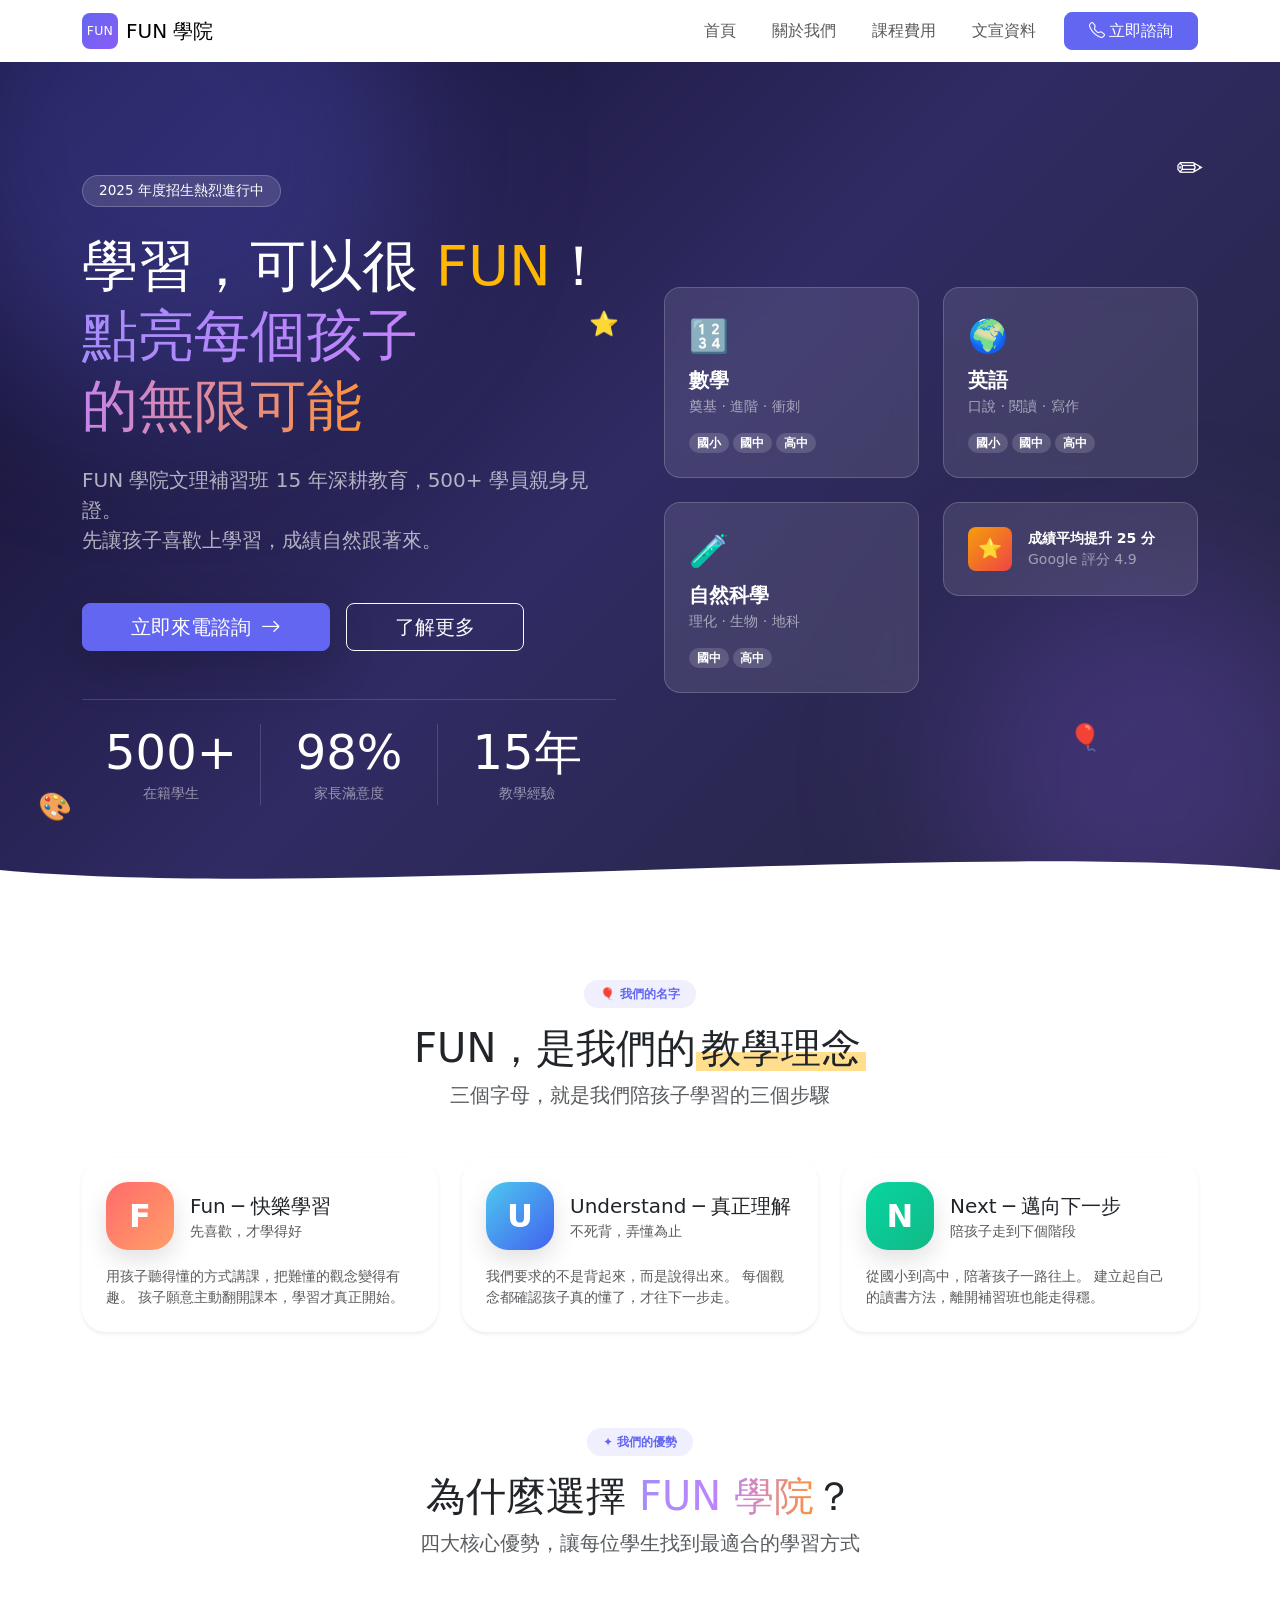
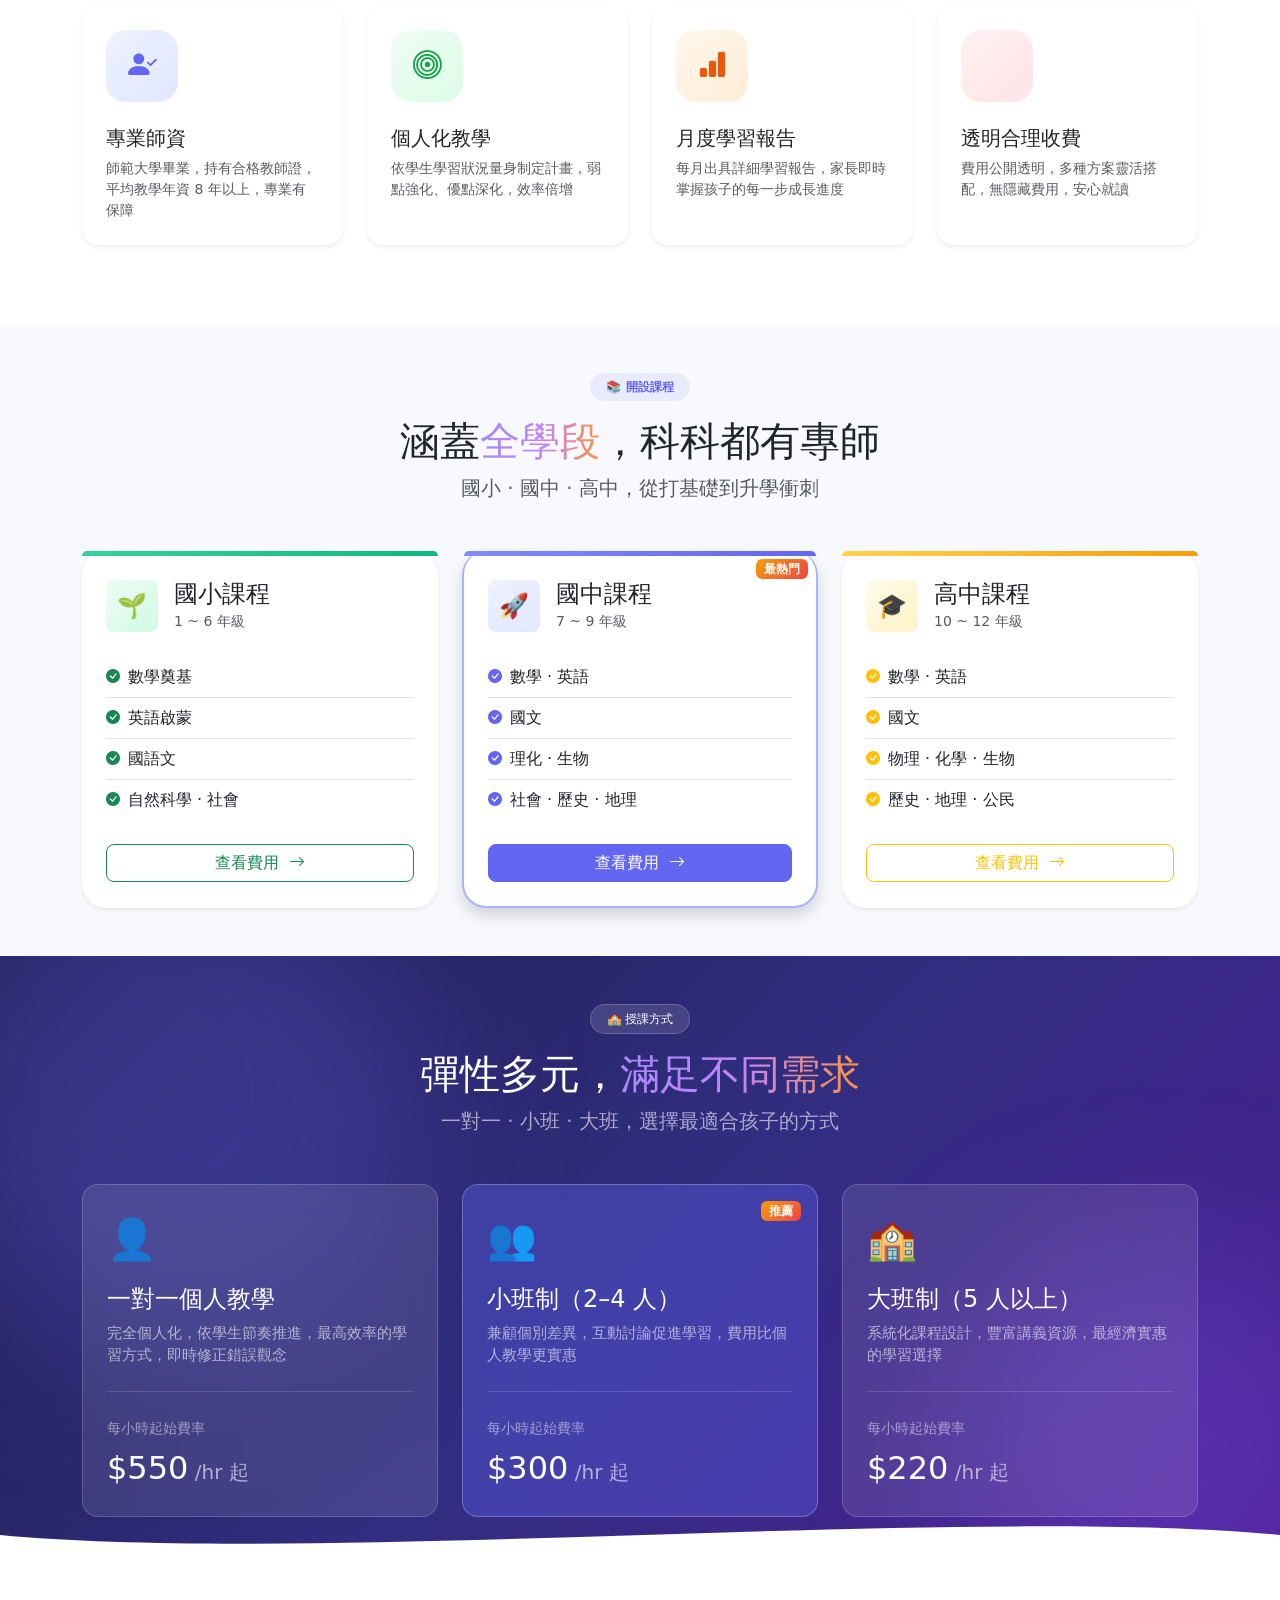
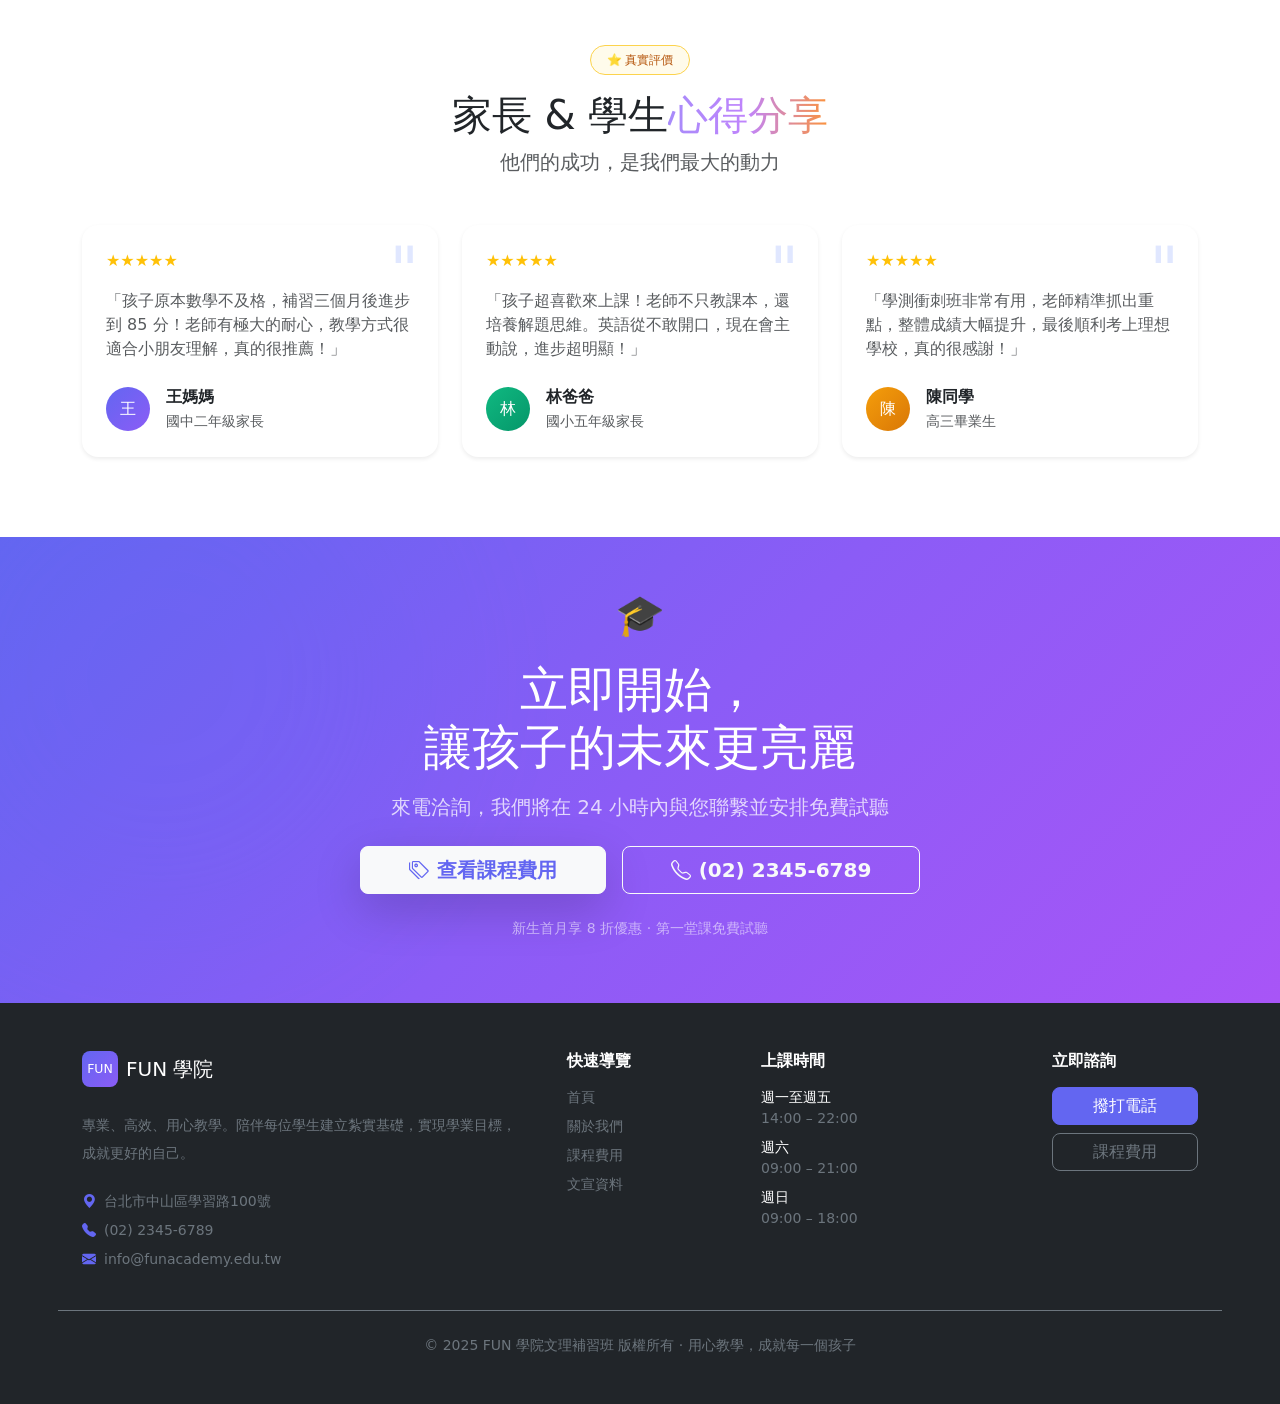
<file: index.html>
<!DOCTYPE html>
<html lang="zh-TW">
<head>
  <meta charset="UTF-8">
  <meta name="viewport" content="width=device-width, initial-scale=1.0">
  <title>FUN 學院文理補習班 — 專業、高效、用心教學</title>
  <link href="vendor/bootstrap.min.css" rel="stylesheet">
  <link rel="stylesheet" href="vendor/bootstrap-icons.min.css">  <link rel="stylesheet" href="css/style.css">
</head>
<body>

<!-- ═══ NAVBAR ═══ -->
<nav id="mainNav" class="navbar navbar-expand-lg navbar-light bg-white fixed-top transition-shadow">
  <div class="container">
    <a class="navbar-brand fw-black fs-5 d-flex align-items-center gap-2" href="index.html">
      <span class="fun-logo d-flex align-items-center justify-content-center text-white fw-black rounded-3" style="width:36px;height:36px;font-size:.78rem">FUN</span>
      FUN 學院
    </a>
    <button class="navbar-toggler border-0" type="button" data-bs-toggle="collapse" data-bs-target="#navMain">
      <span class="navbar-toggler-icon"></span>
    </button>
    <div class="collapse navbar-collapse" id="navMain">
      <ul class="navbar-nav ms-auto align-items-lg-center gap-lg-1">
        <li class="nav-item"><a class="nav-link px-3 fw-medium" href="index.html">首頁</a></li>
        <li class="nav-item"><a class="nav-link px-3 fw-medium" href="about.html">關於我們</a></li>
        <li class="nav-item"><a class="nav-link px-3 fw-medium" href="pricing.html">課程費用</a></li>
        <li class="nav-item"><a class="nav-link px-3 fw-medium" href="promotions.html">文宣資料</a></li>
        <li class="nav-item ms-lg-2">
          <a class="btn btn-primary px-4 rounded-3" href="tel:0223456789">
            <i class="bi bi-telephone me-1"></i>立即諮詢
          </a>
        </li>
      </ul>
    </div>
  </div>
</nav>

<!-- ═══ HERO ═══ -->
<section class="hero-bg text-white position-relative overflow-hidden" style="padding-top:80px;min-height:100vh;display:flex;align-items:center">
  <div class="blob blob-1"></div>
  <div class="blob blob-2"></div>

  <!-- 漂浮的小裝飾，讓畫面多一點玩心 -->
  <div class="fun-float d-none d-md-block" style="top:16%;right:6%;font-size:2rem;animation-delay:0s"   aria-hidden="true">✏️</div>
  <div class="fun-float d-none d-xl-block" style="bottom:8%;left:3%;font-size:1.7rem;animation-delay:1.4s" aria-hidden="true">🎨</div>
  <div class="fun-float d-none d-lg-block" style="top:34%;left:46%;font-size:1.5rem;animation-delay:2.6s" aria-hidden="true">⭐</div>
  <div class="fun-float d-none d-lg-block" style="bottom:16%;right:14%;font-size:1.6rem;animation-delay:3.4s" aria-hidden="true">🎈</div>

  <div class="container position-relative z-1 py-5">
    <div class="row align-items-center g-5">
      <div class="col-lg-6">
        <span class="badge rounded-pill px-3 py-2 mb-4 d-inline-flex align-items-center gap-2 fw-medium" style="background:rgba(255,255,255,.12);border:1px solid rgba(255,255,255,.2);font-size:.85rem">
          <span class="badge bg-success rounded-circle p-1"></span>
          2025 年度招生熱烈進行中
        </span>
        <h1 class="display-4 fw-black lh-sm mb-4">
          學習，可以很 <span style="color:var(--fun-amber)">FUN</span>！<br>
          <span class="gradient-text">點亮每個孩子<br>的無限可能</span>
        </h1>
        <p class="lead mb-5" style="color:rgba(255,255,255,.65)">
          FUN 學院文理補習班 15 年深耕教育，500+ 學員親身見證。<br>
          先讓孩子喜歡上學習，成績自然跟著來。
        </p>
        <div class="d-flex flex-wrap gap-3 mb-5">
          <a href="tel:0223456789" class="btn btn-primary btn-lg rounded-3 px-5 shadow-lg">
            立即來電諮詢 <i class="bi bi-arrow-right ms-1"></i>
          </a>
          <a href="about.html" class="btn btn-outline-light btn-lg rounded-3 px-5">
            了解更多
          </a>
        </div>
        <div class="row g-0 text-center pt-4" style="border-top:1px solid rgba(255,255,255,.15)">
          <div class="col-4">
            <div class="display-5 fw-black">500+</div>
            <small style="color:rgba(255,255,255,.5)">在籍學生</small>
          </div>
          <div class="col-4" style="border-left:1px solid rgba(255,255,255,.15);border-right:1px solid rgba(255,255,255,.15)">
            <div class="display-5 fw-black">98%</div>
            <small style="color:rgba(255,255,255,.5)">家長滿意度</small>
          </div>
          <div class="col-4">
            <div class="display-5 fw-black">15年</div>
            <small style="color:rgba(255,255,255,.5)">教學經驗</small>
          </div>
        </div>
      </div>

      <div class="col-lg-6 d-none d-lg-block">
        <div class="row g-4">
          <div class="col-6">
            <div class="glass-card p-4 rounded-4 text-white">
              <div class="fs-2 mb-2">🔢</div>
              <h5 class="fw-bold mb-1">數學</h5>
              <p class="small mb-3" style="color:rgba(255,255,255,.55)">奠基 · 進階 · 衝刺</p>
              <div class="d-flex gap-1">
                <span class="badge rounded-pill" style="background:rgba(255,255,255,.15)">國小</span>
                <span class="badge rounded-pill" style="background:rgba(255,255,255,.15)">國中</span>
                <span class="badge rounded-pill" style="background:rgba(255,255,255,.15)">高中</span>
              </div>
            </div>
          </div>
          <div class="col-6" style="margin-top:24px">
            <div class="glass-card p-4 rounded-4 text-white">
              <div class="fs-2 mb-2">🌍</div>
              <h5 class="fw-bold mb-1">英語</h5>
              <p class="small mb-3" style="color:rgba(255,255,255,.55)">口說 · 閱讀 · 寫作</p>
              <div class="d-flex gap-1">
                <span class="badge rounded-pill" style="background:rgba(255,255,255,.15)">國小</span>
                <span class="badge rounded-pill" style="background:rgba(255,255,255,.15)">國中</span>
                <span class="badge rounded-pill" style="background:rgba(255,255,255,.15)">高中</span>
              </div>
            </div>
          </div>
          <div class="col-6">
            <div class="glass-card p-4 rounded-4 text-white">
              <div class="fs-2 mb-2">🧪</div>
              <h5 class="fw-bold mb-1">自然科學</h5>
              <p class="small mb-3" style="color:rgba(255,255,255,.55)">理化 · 生物 · 地科</p>
              <div class="d-flex gap-1">
                <span class="badge rounded-pill" style="background:rgba(255,255,255,.15)">國中</span>
                <span class="badge rounded-pill" style="background:rgba(255,255,255,.15)">高中</span>
              </div>
            </div>
          </div>
          <div class="col-6" style="margin-top:24px">
            <div class="glass-card p-4 rounded-4 text-white d-flex align-items-center gap-3">
              <div class="rounded-3 d-flex align-items-center justify-content-center flex-shrink-0" style="width:44px;height:44px;background:linear-gradient(135deg,#f59e0b,#ef4444);font-size:1.2rem">⭐</div>
              <div>
                <div class="fw-bold small">成績平均提升 25 分</div>
                <div class="small" style="color:rgba(255,255,255,.5)">Google 評分 4.9</div>
              </div>
            </div>
          </div>
        </div>
      </div>
    </div>
  </div>

  <div class="wave-bottom">
    <svg viewBox="0 0 1440 60" xmlns="http://www.w3.org/2000/svg" preserveAspectRatio="none">
      <path d="M0,30 C360,60 1080,0 1440,30 L1440,60 L0,60 Z" fill="white"/>
    </svg>
  </div>
</section>

<!-- ═══ FUN 三個字母 ═══ -->
<section class="bg-white" style="padding-top:5rem;padding-bottom:1rem">
  <div class="container">
    <div class="text-center mb-5">
      <span class="badge bg-primary bg-opacity-10 text-primary rounded-pill px-3 py-2 mb-3">🎈 我們的名字</span>
      <h2 class="fw-black fs-1 mb-2">FUN，是我們的<span class="fun-mark">教學理念</span></h2>
      <p class="text-muted fs-5">三個字母，就是我們陪孩子學習的三個步驟</p>
    </div>
    <div class="row g-4">
      <div class="col-md-4">
        <div class="card border-0 shadow-sm h-100 fun-card p-4">
          <div class="d-flex align-items-center gap-3 mb-3">
            <div class="fun-letter fun-letter-f">F</div>
            <div>
              <div class="fw-black fs-5">Fun ─ 快樂學習</div>
              <div class="small text-muted">先喜歡，才學得好</div>
            </div>
          </div>
          <p class="text-muted small mb-0">
            用孩子聽得懂的方式講課，把難懂的觀念變得有趣。
            孩子願意主動翻開課本，學習才真正開始。
          </p>
        </div>
      </div>
      <div class="col-md-4">
        <div class="card border-0 shadow-sm h-100 fun-card p-4">
          <div class="d-flex align-items-center gap-3 mb-3">
            <div class="fun-letter fun-letter-u">U</div>
            <div>
              <div class="fw-black fs-5">Understand ─ 真正理解</div>
              <div class="small text-muted">不死背，弄懂為止</div>
            </div>
          </div>
          <p class="text-muted small mb-0">
            我們要求的不是背起來，而是說得出來。
            每個觀念都確認孩子真的懂了，才往下一步走。
          </p>
        </div>
      </div>
      <div class="col-md-4">
        <div class="card border-0 shadow-sm h-100 fun-card p-4">
          <div class="d-flex align-items-center gap-3 mb-3">
            <div class="fun-letter fun-letter-n">N</div>
            <div>
              <div class="fw-black fs-5">Next ─ 邁向下一步</div>
              <div class="small text-muted">陪孩子走到下個階段</div>
            </div>
          </div>
          <p class="text-muted small mb-0">
            從國小到高中，陪著孩子一路往上。
            建立起自己的讀書方法，離開補習班也能走得穩。
          </p>
        </div>
      </div>
    </div>
  </div>
</section>

<!-- ═══ FEATURES ═══ -->
<section class="py-6 bg-white" style="padding-top:5rem;padding-bottom:5rem">
  <div class="container">
    <div class="text-center mb-5">
      <span class="badge bg-primary bg-opacity-10 text-primary rounded-pill px-3 py-2 mb-3">✦ 我們的優勢</span>
      <h2 class="fw-black fs-1 mb-2">為什麼選擇 <span class="gradient-text">FUN 學院</span>？</h2>
      <p class="text-muted fs-5">四大核心優勢，讓每位學生找到最適合的學習方式</p>
    </div>
    <div class="row g-4">
      <div class="col-md-6 col-xl-3">
        <div class="card border-0 shadow-sm rounded-4 h-100 feature-card p-4">
          <div class="icon-wrap mb-4" style="background:linear-gradient(135deg,#eef2ff,#e0e7ff)">
            <i class="bi bi-person-check-fill" style="color:#6366f1;font-size:1.8rem"></i>
          </div>
          <h5 class="fw-black">專業師資</h5>
          <p class="text-muted small mb-0">師範大學畢業，持有合格教師證，平均教學年資 8 年以上，專業有保障</p>
        </div>
      </div>
      <div class="col-md-6 col-xl-3">
        <div class="card border-0 shadow-sm rounded-4 h-100 feature-card p-4">
          <div class="icon-wrap mb-4" style="background:linear-gradient(135deg,#f0fdf4,#dcfce7)">
            <i class="bi bi-bullseye" style="color:#16a34a;font-size:1.8rem"></i>
          </div>
          <h5 class="fw-black">個人化教學</h5>
          <p class="text-muted small mb-0">依學生學習狀況量身制定計畫，弱點強化、優點深化，效率倍增</p>
        </div>
      </div>
      <div class="col-md-6 col-xl-3">
        <div class="card border-0 shadow-sm rounded-4 h-100 feature-card p-4">
          <div class="icon-wrap mb-4" style="background:linear-gradient(135deg,#fff7ed,#ffedd5)">
            <i class="bi bi-bar-chart-fill" style="color:#ea580c;font-size:1.8rem"></i>
          </div>
          <h5 class="fw-black">月度學習報告</h5>
          <p class="text-muted small mb-0">每月出具詳細學習報告，家長即時掌握孩子的每一步成長進度</p>
        </div>
      </div>
      <div class="col-md-6 col-xl-3">
        <div class="card border-0 shadow-sm rounded-4 h-100 feature-card p-4">
          <div class="icon-wrap mb-4" style="background:linear-gradient(135deg,#fff1f2,#ffe4e6)">
            <i class="bi bi-shield-check-fill" style="color:#e11d48;font-size:1.8rem"></i>
          </div>
          <h5 class="fw-black">透明合理收費</h5>
          <p class="text-muted small mb-0">費用公開透明，多種方案靈活搭配，無隱藏費用，安心就讀</p>
        </div>
      </div>
    </div>
  </div>
</section>

<!-- ═══ COURSES ═══ -->
<section class="py-5" style="padding-top:5rem;padding-bottom:5rem;background:#f8f9ff">
  <div class="container">
    <div class="text-center mb-5">
      <span class="badge bg-primary bg-opacity-10 text-primary rounded-pill px-3 py-2 mb-3">📚 開設課程</span>
      <h2 class="fw-black fs-1 mb-2">涵蓋<span class="gradient-text">全學段</span>，科科都有專師</h2>
      <p class="text-muted fs-5">國小 · 國中 · 高中，從打基礎到升學衝刺</p>
    </div>

    <div class="row g-4">
      <!-- 國小 -->
      <div class="col-md-4">
        <div class="card border-0 shadow-sm course-card h-100">
          <div class="course-bar rounded-top" style="background:linear-gradient(90deg,#34d399,#10b981)"></div>
          <div class="card-body p-4">
            <div class="d-flex align-items-center gap-3 mb-4">
              <div class="rounded-3 d-flex align-items-center justify-content-center" style="width:52px;height:52px;background:linear-gradient(135deg,#ecfdf5,#d1fae5);font-size:1.5rem">🌱</div>
              <div>
                <h4 class="fw-black mb-0">國小課程</h4>
                <small class="text-muted">1 ~ 6 年級</small>
              </div>
            </div>
            <ul class="list-unstyled mb-4">
              <li class="py-2 border-bottom d-flex align-items-center gap-2"><i class="bi bi-check-circle-fill text-success small"></i> 數學奠基</li>
              <li class="py-2 border-bottom d-flex align-items-center gap-2"><i class="bi bi-check-circle-fill text-success small"></i> 英語啟蒙</li>
              <li class="py-2 border-bottom d-flex align-items-center gap-2"><i class="bi bi-check-circle-fill text-success small"></i> 國語文</li>
              <li class="py-2 d-flex align-items-center gap-2"><i class="bi bi-check-circle-fill text-success small"></i> 自然科學 · 社會</li>
            </ul>
            <a href="pricing.html" class="btn btn-outline-success w-100 rounded-3">查看費用 <i class="bi bi-arrow-right ms-1"></i></a>
          </div>
        </div>
      </div>
      <!-- 國中 -->
      <div class="col-md-4">
        <div class="card border-0 shadow course-card h-100" style="border:2px solid #a5b4fc !important;border-top:none !important">
          <div class="course-bar rounded-top position-relative" style="background:linear-gradient(90deg,#818cf8,#6366f1)">
            <span class="badge position-absolute top-0 end-0 mt-2 me-2" style="background:linear-gradient(135deg,#f59e0b,#ef4444)">最熱門</span>
          </div>
          <div class="card-body p-4">
            <div class="d-flex align-items-center gap-3 mb-4">
              <div class="rounded-3 d-flex align-items-center justify-content-center" style="width:52px;height:52px;background:linear-gradient(135deg,#eef2ff,#e0e7ff);font-size:1.5rem">🚀</div>
              <div>
                <h4 class="fw-black mb-0">國中課程</h4>
                <small class="text-muted">7 ~ 9 年級</small>
              </div>
            </div>
            <ul class="list-unstyled mb-4">
              <li class="py-2 border-bottom d-flex align-items-center gap-2"><i class="bi bi-check-circle-fill text-primary small"></i> 數學 · 英語</li>
              <li class="py-2 border-bottom d-flex align-items-center gap-2"><i class="bi bi-check-circle-fill text-primary small"></i> 國文</li>
              <li class="py-2 border-bottom d-flex align-items-center gap-2"><i class="bi bi-check-circle-fill text-primary small"></i> 理化 · 生物</li>
              <li class="py-2 d-flex align-items-center gap-2"><i class="bi bi-check-circle-fill text-primary small"></i> 社會 · 歷史 · 地理</li>
            </ul>
            <a href="pricing.html" class="btn btn-primary w-100 rounded-3">查看費用 <i class="bi bi-arrow-right ms-1"></i></a>
          </div>
        </div>
      </div>
      <!-- 高中 -->
      <div class="col-md-4">
        <div class="card border-0 shadow-sm course-card h-100">
          <div class="course-bar rounded-top" style="background:linear-gradient(90deg,#fcd34d,#f59e0b)"></div>
          <div class="card-body p-4">
            <div class="d-flex align-items-center gap-3 mb-4">
              <div class="rounded-3 d-flex align-items-center justify-content-center" style="width:52px;height:52px;background:linear-gradient(135deg,#fffbeb,#fef3c7);font-size:1.5rem">🎓</div>
              <div>
                <h4 class="fw-black mb-0">高中課程</h4>
                <small class="text-muted">10 ~ 12 年級</small>
              </div>
            </div>
            <ul class="list-unstyled mb-4">
              <li class="py-2 border-bottom d-flex align-items-center gap-2"><i class="bi bi-check-circle-fill text-warning small"></i> 數學 · 英語</li>
              <li class="py-2 border-bottom d-flex align-items-center gap-2"><i class="bi bi-check-circle-fill text-warning small"></i> 國文</li>
              <li class="py-2 border-bottom d-flex align-items-center gap-2"><i class="bi bi-check-circle-fill text-warning small"></i> 物理 · 化學 · 生物</li>
              <li class="py-2 d-flex align-items-center gap-2"><i class="bi bi-check-circle-fill text-warning small"></i> 歷史 · 地理 · 公民</li>
            </ul>
            <a href="pricing.html" class="btn btn-outline-warning w-100 rounded-3">查看費用 <i class="bi bi-arrow-right ms-1"></i></a>
          </div>
        </div>
      </div>
    </div>
  </div>
</section>

<!-- ═══ TEACHING MODES ═══ -->
<section class="position-relative overflow-hidden py-5" style="padding-top:5rem;padding-bottom:5rem;background:linear-gradient(135deg,#1e1b4b,#312e81,#4c1d95)">
  <div class="blob blob-1"></div>
  <div class="blob blob-2"></div>
  <div class="container position-relative z-1">
    <div class="text-center text-white mb-5">
      <span class="badge rounded-pill px-3 py-2 mb-3 fw-medium" style="background:rgba(255,255,255,.12);border:1px solid rgba(255,255,255,.2)">🏫 授課方式</span>
      <h2 class="fw-black fs-1 mb-2">彈性多元，<span class="gradient-text">滿足不同需求</span></h2>
      <p style="color:rgba(255,255,255,.6)" class="fs-5">一對一 · 小班 · 大班，選擇最適合孩子的方式</p>
    </div>
    <div class="row g-4">
      <div class="col-md-4">
        <div class="glass-card rounded-4 p-4 text-white h-100">
          <div class="fs-1 mb-3">👤</div>
          <h4 class="fw-black mb-2">一對一個人教學</h4>
          <p class="mb-4" style="color:rgba(255,255,255,.6);font-size:.95rem">完全個人化，依學生節奏推進，最高效率的學習方式，即時修正錯誤觀念</p>
          <div style="border-top:1px solid rgba(255,255,255,.15)" class="pt-4">
            <small style="color:rgba(255,255,255,.5)">每小時起始費率</small>
            <div class="fs-2 fw-black mt-1">$550<span class="fs-5 fw-normal" style="color:rgba(255,255,255,.6)"> /hr 起</span></div>
          </div>
        </div>
      </div>
      <div class="col-md-4">
        <div class="rounded-4 p-4 text-white h-100 position-relative" style="background:rgba(99,102,241,.35);border:1px solid rgba(255,255,255,.25)">
          <span class="badge position-absolute top-0 end-0 mt-3 me-3" style="background:linear-gradient(135deg,#f59e0b,#ef4444)">推薦</span>
          <div class="fs-1 mb-3">👥</div>
          <h4 class="fw-black mb-2">小班制（2–4 人）</h4>
          <p class="mb-4" style="color:rgba(255,255,255,.6);font-size:.95rem">兼顧個別差異，互動討論促進學習，費用比個人教學更實惠</p>
          <div style="border-top:1px solid rgba(255,255,255,.15)" class="pt-4">
            <small style="color:rgba(255,255,255,.5)">每小時起始費率</small>
            <div class="fs-2 fw-black mt-1">$300<span class="fs-5 fw-normal" style="color:rgba(255,255,255,.6)"> /hr 起</span></div>
          </div>
        </div>
      </div>
      <div class="col-md-4">
        <div class="glass-card rounded-4 p-4 text-white h-100">
          <div class="fs-1 mb-3">🏫</div>
          <h4 class="fw-black mb-2">大班制（5 人以上）</h4>
          <p class="mb-4" style="color:rgba(255,255,255,.6);font-size:.95rem">系統化課程設計，豐富講義資源，最經濟實惠的學習選擇</p>
          <div style="border-top:1px solid rgba(255,255,255,.15)" class="pt-4">
            <small style="color:rgba(255,255,255,.5)">每小時起始費率</small>
            <div class="fs-2 fw-black mt-1">$220<span class="fs-5 fw-normal" style="color:rgba(255,255,255,.6)"> /hr 起</span></div>
          </div>
        </div>
      </div>
    </div>
  </div>
  <div class="wave-bottom">
    <svg viewBox="0 0 1440 60" xmlns="http://www.w3.org/2000/svg" preserveAspectRatio="none">
      <path d="M0,30 C360,60 1080,0 1440,30 L1440,60 L0,60 Z" fill="white"/>
    </svg>
  </div>
</section>

<!-- ═══ TESTIMONIALS ═══ -->
<section class="bg-white" style="padding-top:5rem;padding-bottom:5rem">
  <div class="container">
    <div class="text-center mb-5">
      <span class="badge rounded-pill px-3 py-2 mb-3 fw-medium" style="background:#fffbeb;color:#b45309;border:1px solid #fcd34d">⭐ 真實評價</span>
      <h2 class="fw-black fs-1 mb-2">家長 &amp; 學生<span class="gradient-text">心得分享</span></h2>
      <p class="text-muted fs-5">他們的成功，是我們最大的動力</p>
    </div>
    <div class="row g-4">
      <div class="col-md-4">
        <div class="card border-0 rounded-4 shadow-sm h-100 p-4 testimonial-card position-relative">
          <div class="quote-icon">"</div>
          <div class="text-warning mb-3">★★★★★</div>
          <p class="text-muted mb-4">「孩子原本數學不及格，補習三個月後進步到 85 分！老師有極大的耐心，教學方式很適合小朋友理解，真的很推薦！」</p>
          <div class="d-flex align-items-center gap-3 mt-auto">
            <div class="rounded-circle d-flex align-items-center justify-content-center text-white fw-black" style="width:44px;height:44px;background:linear-gradient(135deg,#6366f1,#8b5cf6);flex-shrink:0">王</div>
            <div>
              <div class="fw-bold">王媽媽</div>
              <small class="text-muted">國中二年級家長</small>
            </div>
          </div>
        </div>
      </div>
      <div class="col-md-4">
        <div class="card border-0 rounded-4 shadow-sm h-100 p-4 testimonial-card position-relative">
          <div class="quote-icon">"</div>
          <div class="text-warning mb-3">★★★★★</div>
          <p class="text-muted mb-4">「孩子超喜歡來上課！老師不只教課本，還培養解題思維。英語從不敢開口，現在會主動說，進步超明顯！」</p>
          <div class="d-flex align-items-center gap-3 mt-auto">
            <div class="rounded-circle d-flex align-items-center justify-content-center text-white fw-black" style="width:44px;height:44px;background:linear-gradient(135deg,#10b981,#059669);flex-shrink:0">林</div>
            <div>
              <div class="fw-bold">林爸爸</div>
              <small class="text-muted">國小五年級家長</small>
            </div>
          </div>
        </div>
      </div>
      <div class="col-md-4">
        <div class="card border-0 rounded-4 shadow-sm h-100 p-4 testimonial-card position-relative">
          <div class="quote-icon">"</div>
          <div class="text-warning mb-3">★★★★★</div>
          <p class="text-muted mb-4">「學測衝刺班非常有用，老師精準抓出重點，整體成績大幅提升，最後順利考上理想學校，真的很感謝！」</p>
          <div class="d-flex align-items-center gap-3 mt-auto">
            <div class="rounded-circle d-flex align-items-center justify-content-center text-white fw-black" style="width:44px;height:44px;background:linear-gradient(135deg,#f59e0b,#d97706);flex-shrink:0">陳</div>
            <div>
              <div class="fw-bold">陳同學</div>
              <small class="text-muted">高三畢業生</small>
            </div>
          </div>
        </div>
      </div>
    </div>
  </div>
</section>

<!-- ═══ CTA ═══ -->
<section class="position-relative overflow-hidden text-white text-center py-5" style="padding-top:5rem;padding-bottom:5rem;background:linear-gradient(135deg,#6366f1,#8b5cf6,#a855f7)">
  <div class="blob blob-1" style="opacity:.4"></div>
  <div class="container position-relative z-1">
    <div class="fs-1 mb-3">🎓</div>
    <h2 class="display-5 fw-black mb-3">立即開始，<br>讓孩子的未來更亮麗</h2>
    <p class="mb-4 fs-5" style="color:rgba(255,255,255,.75)">來電洽詢，我們將在 24 小時內與您聯繫並安排免費試聽</p>
    <div class="d-flex flex-wrap gap-3 justify-content-center">
      <a href="pricing.html" class="btn btn-light btn-lg rounded-3 px-5 fw-bold shadow-lg text-primary">
        <i class="bi bi-tags me-2"></i>查看課程費用
      </a>
      <a href="tel:0223456789" class="btn btn-outline-light btn-lg rounded-3 px-5 fw-semibold">
        <i class="bi bi-telephone me-2"></i>(02) 2345-6789
      </a>
    </div>
    <p class="mt-4 small" style="color:rgba(255,255,255,.55)">新生首月享 8 折優惠 · 第一堂課免費試聽</p>
  </div>
</section>

<!-- ═══ FOOTER ═══ -->
<footer class="bg-dark text-white">
  <div class="container py-5">
    <div class="row g-5 pb-4 border-bottom border-secondary">
      <div class="col-lg-5">
        <div class="d-flex align-items-center gap-2 mb-4">
          <span class="d-flex align-items-center justify-content-center text-white fw-black rounded-3" style="width:36px;height:36px;background:linear-gradient(135deg,#6366f1,#8b5cf6);font-size:.78rem">FUN</span>
          <span class="fs-5 fw-black">FUN 學院</span>
        </div>
        <p class="text-secondary small lh-lg mb-4">專業、高效、用心教學。陪伴每位學生建立紮實基礎，實現學業目標，成就更好的自己。</p>
        <ul class="list-unstyled text-secondary small">
          <li class="mb-2"><i class="bi bi-geo-alt-fill text-primary me-2"></i>台北市中山區學習路100號</li>
          <li class="mb-2"><i class="bi bi-telephone-fill text-primary me-2"></i>(02) 2345-6789</li>
          <li><i class="bi bi-envelope-fill text-primary me-2"></i>info@funacademy.edu.tw</li>
        </ul>
      </div>
      <div class="col-6 col-lg-2">
        <h6 class="fw-bold mb-3">快速導覽</h6>
        <ul class="list-unstyled text-secondary small">
          <li class="mb-2"><a href="index.html"      class="text-secondary text-decoration-none hover-white">首頁</a></li>
          <li class="mb-2"><a href="about.html"      class="text-secondary text-decoration-none">關於我們</a></li>
          <li class="mb-2"><a href="pricing.html"    class="text-secondary text-decoration-none">課程費用</a></li>
          <li><a href="promotions.html" class="text-secondary text-decoration-none">文宣資料</a></li>
        </ul>
      </div>
      <div class="col-6 col-lg-3">
        <h6 class="fw-bold mb-3">上課時間</h6>
        <ul class="list-unstyled text-secondary small">
          <li class="mb-2"><span class="text-white">週一至週五</span><br>14:00 – 22:00</li>
          <li class="mb-2"><span class="text-white">週六</span><br>09:00 – 21:00</li>
          <li><span class="text-white">週日</span><br>09:00 – 18:00</li>
        </ul>
      </div>
      <div class="col-lg-2">
        <h6 class="fw-bold mb-3">立即諮詢</h6>
        <a href="tel:0223456789" class="btn btn-primary rounded-3 w-100 mb-2 small">撥打電話</a>
        <a href="pricing.html" class="btn btn-outline-secondary rounded-3 w-100 small">課程費用</a>
      </div>
    </div>
    <div class="pt-4 text-center text-secondary small">
      © 2025 FUN 學院文理補習班 版權所有 · 用心教學，成就每一個孩子
    </div>
  </div>
</footer>

<script src="vendor/bootstrap.bundle.min.js"></script>
<script src="js/main.js"></script>
</body>
</html>
</file>
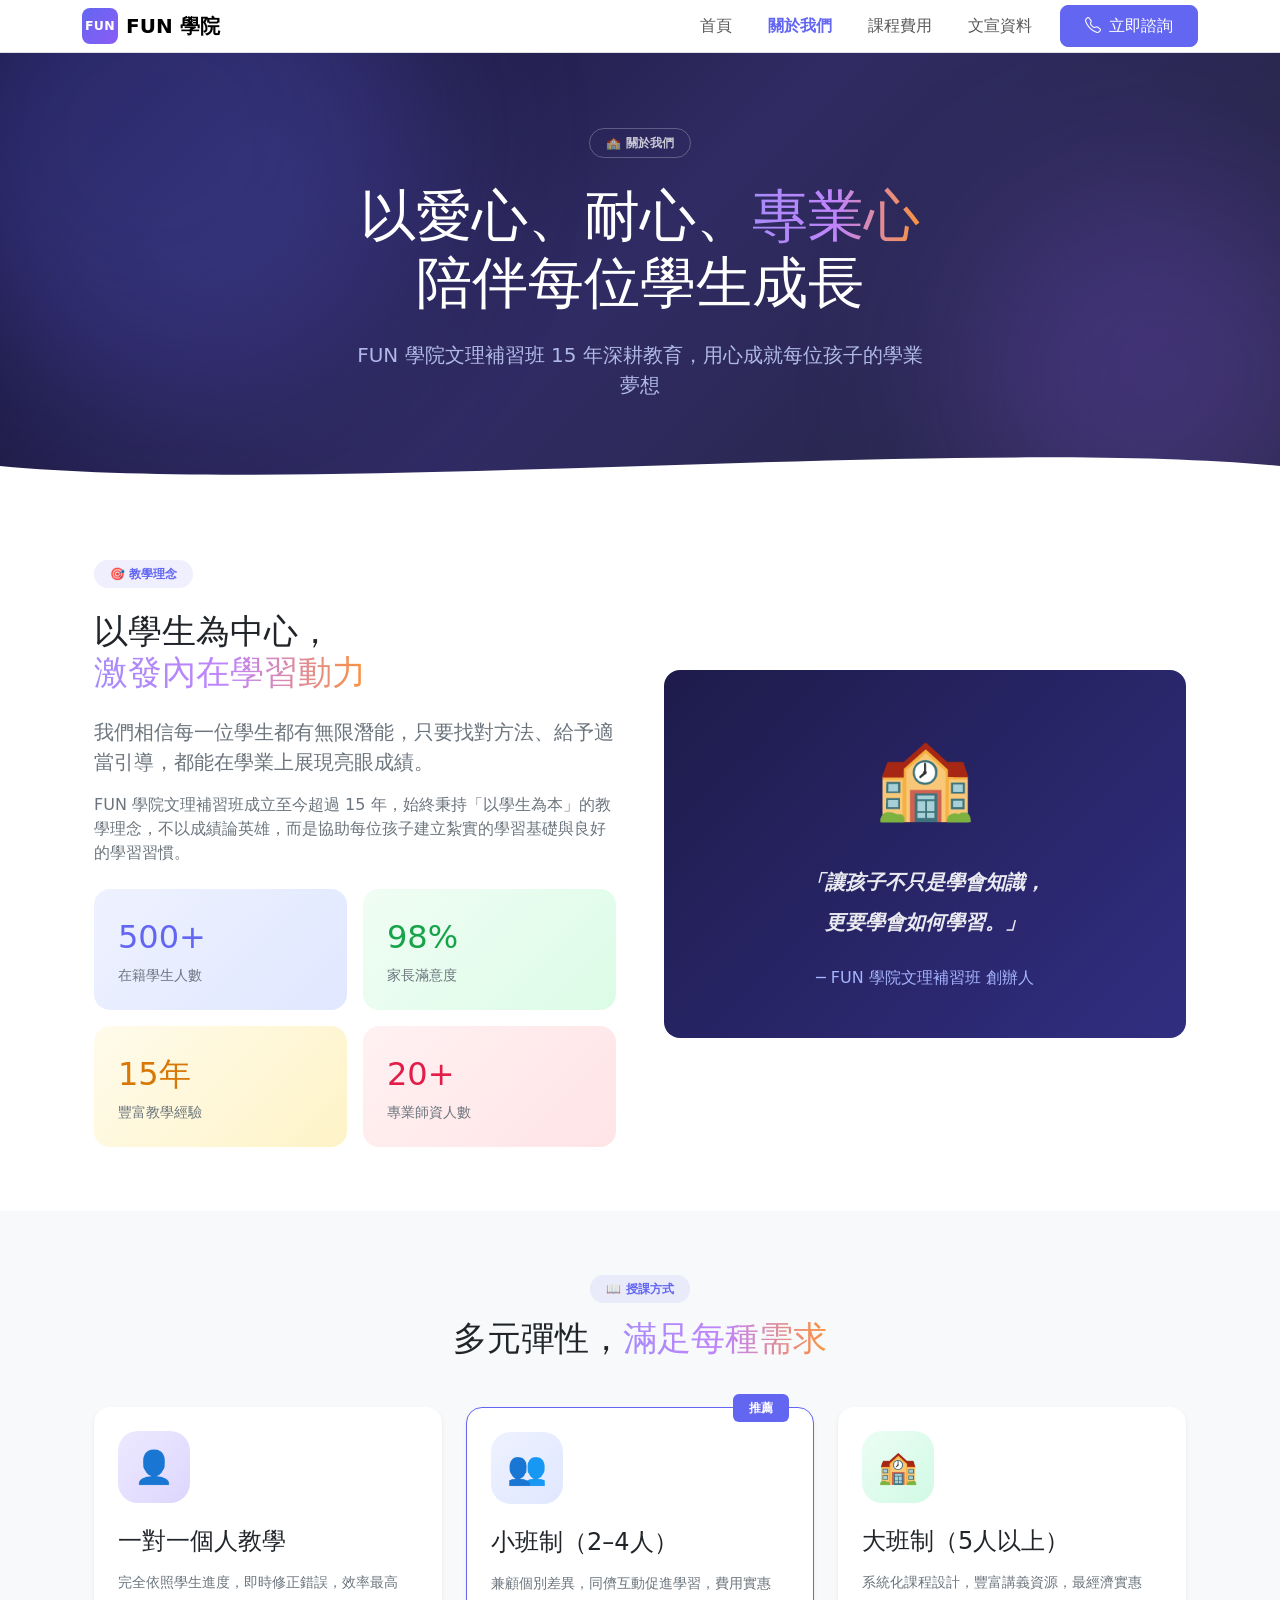
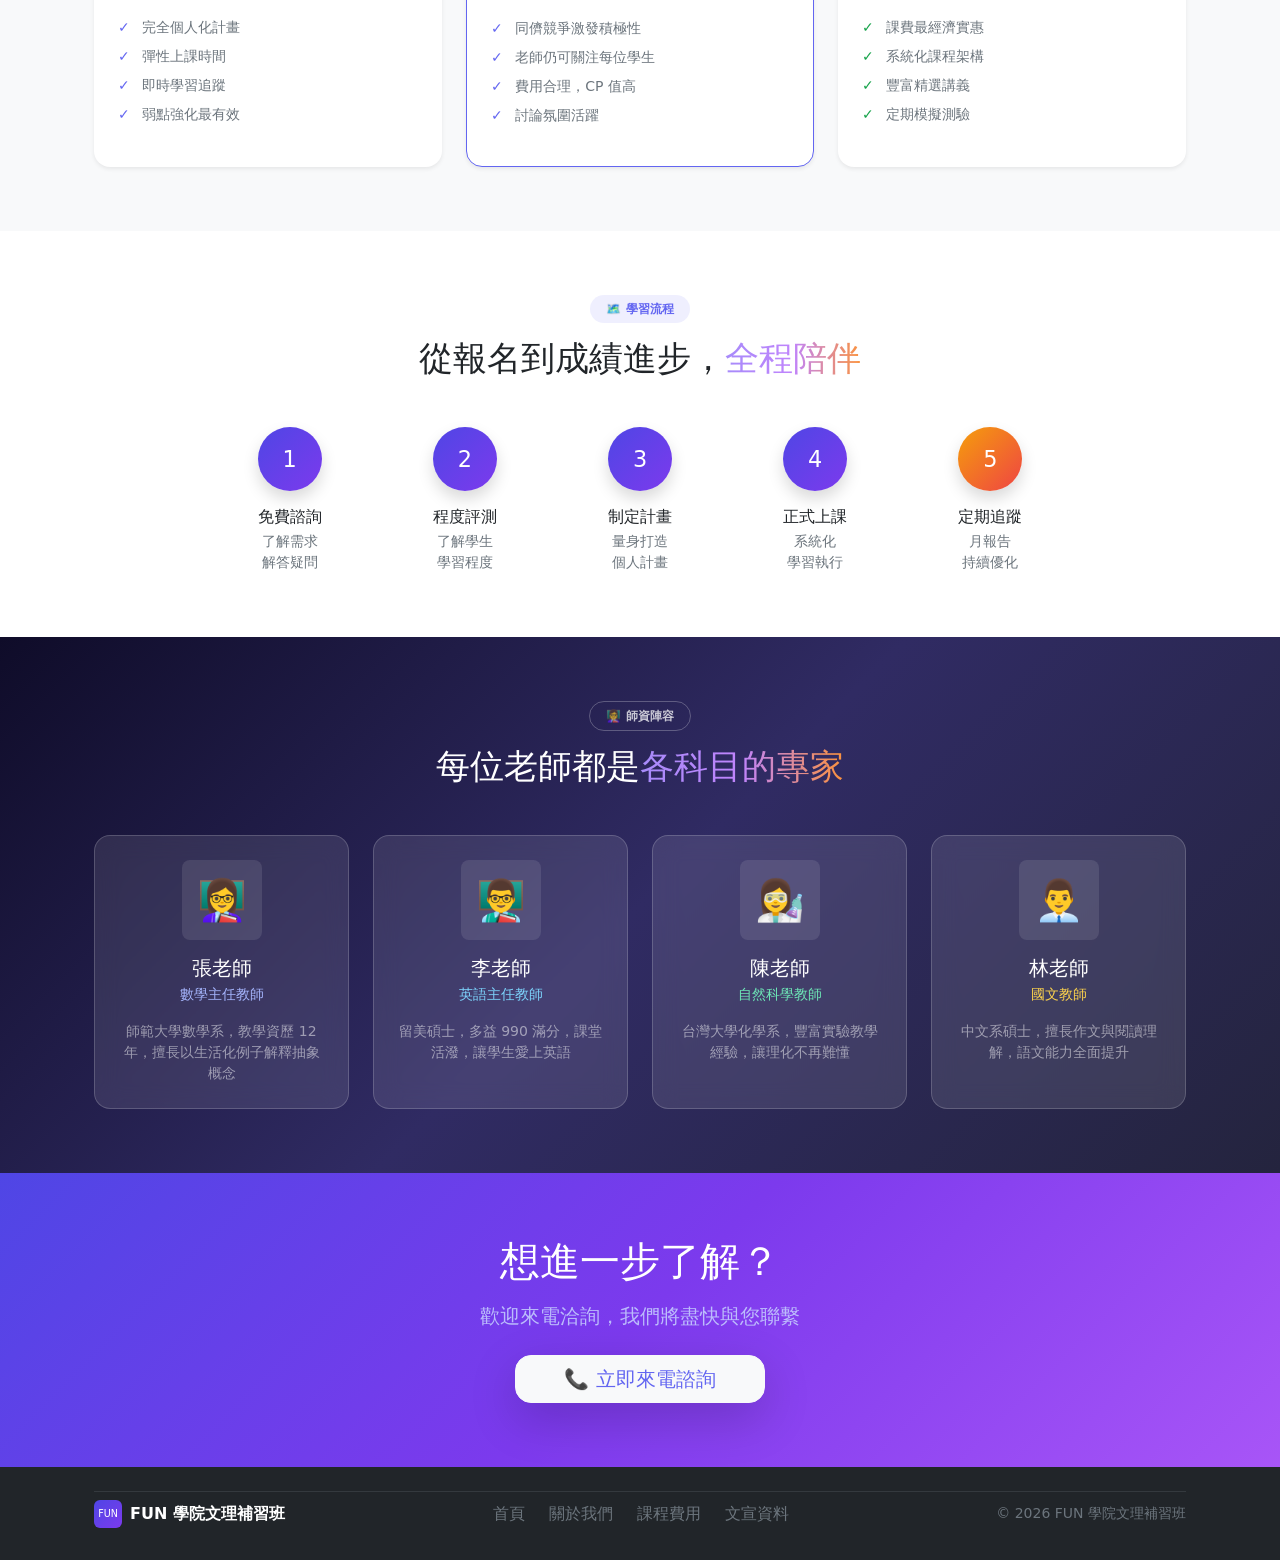
<file: about.html>
<!DOCTYPE html>
<html lang="zh-TW">
<head>
  <meta charset="UTF-8">
  <meta name="viewport" content="width=device-width, initial-scale=1.0">
  <title>關於我們 ─ FUN 學院文理補習班</title>
  <link href="vendor/bootstrap.min.css" rel="stylesheet">
  <link rel="stylesheet" href="vendor/bootstrap-icons.min.css">  <link rel="stylesheet" href="css/style.css">
</head>
<body>

<!-- Navbar -->
<nav id="mainNav" class="navbar navbar-expand-lg fixed-top bg-white border-bottom py-0" style="backdrop-filter:blur(12px)">
  <div class="container-xl">
    <a class="navbar-brand d-flex align-items-center gap-2 fw-bold py-2" href="index.html">
      <div class="fun-logo d-flex align-items-center justify-content-center text-white rounded-3" style="width:36px;height:36px;font-weight:900;font-size:.78rem">FUN</div>
      <span class="fs-5 fw-black">FUN 學院</span>
    </a>
    <button class="navbar-toggler border-0" type="button" data-bs-toggle="collapse" data-bs-target="#navMenu" aria-controls="navMenu" aria-expanded="false">
      <span class="navbar-toggler-icon"></span>
    </button>
    <div class="collapse navbar-collapse" id="navMenu">
      <ul class="navbar-nav ms-auto align-items-lg-center gap-1 py-2 py-lg-0">
        <li class="nav-item"><a class="nav-link px-3 rounded-3" href="index.html">首頁</a></li>
        <li class="nav-item"><a class="nav-link px-3 rounded-3 fw-semibold text-primary active" href="about.html">關於我們</a></li>
        <li class="nav-item"><a class="nav-link px-3 rounded-3" href="pricing.html">課程費用</a></li>
        <li class="nav-item"><a class="nav-link px-3 rounded-3" href="promotions.html">文宣資料</a></li>
        <li class="nav-item ms-lg-2 mt-2 mt-lg-0">
          <a class="btn btn-primary rounded-3 px-4 py-2 d-flex align-items-center gap-2" href="tel:0223456789">
            <i class="bi bi-telephone"></i> 立即諮詢
          </a>
        </li>
      </ul>
    </div>
  </div>
</nav>

<!-- Hero Banner -->
<section class="hero-bg position-relative overflow-hidden" style="padding-top:80px">
  <div class="blob blob-1"></div>
  <div class="blob blob-2"></div>
  <div class="position-relative container-xl px-4 py-5 text-center" style="z-index:2">
    <span class="badge rounded-pill border border-white border-opacity-25 text-white text-opacity-75 fw-semibold px-3 py-2 mb-4 d-inline-block">🏫 關於我們</span>
    <h1 class="display-4 fw-black text-white mb-4">以愛心、耐心、<span class="gradient-text">專業心</span><br>陪伴每位學生成長</h1>
    <p class="fs-5 mb-5" style="color:rgba(199,210,254,.85);max-width:36rem;margin:0 auto">FUN 學院文理補習班 15 年深耕教育，用心成就每位孩子的學業夢想</p>
  </div>
  <div class="wave-bottom"><svg viewBox="0 0 1440 60" preserveAspectRatio="none"><path d="M0,30 C360,60 1080,0 1440,30 L1440,60 L0,60 Z" fill="white"/></svg></div>
</section>

<!-- Philosophy -->
<section class="py-5 bg-white">
  <div class="container-xl px-4 py-3">
    <div class="row g-5 align-items-center">
      <div class="col-lg-6">
        <span class="badge bg-primary bg-opacity-10 text-primary fw-semibold px-3 py-2 rounded-pill mb-4 d-inline-block">🎯 教學理念</span>
        <h2 class="fw-black mb-4" style="font-size:2.1rem">以學生為中心，<br><span class="gradient-text">激發內在學習動力</span></h2>
        <p class="text-secondary fs-5 mb-3">我們相信每一位學生都有無限潛能，只要找對方法、給予適當引導，都能在學業上展現亮眼成績。</p>
        <p class="text-secondary mb-4">FUN 學院文理補習班成立至今超過 15 年，始終秉持「以學生為本」的教學理念，不以成績論英雄，而是協助每位孩子建立紮實的學習基礎與良好的學習習慣。</p>
        <div class="row g-3">
          <div class="col-6">
            <div class="rounded-4 p-4" style="background:linear-gradient(135deg,#eef2ff,#e0e7ff)">
              <div class="fw-black text-primary mb-1" style="font-size:2rem">500+</div>
              <div class="small text-secondary">在籍學生人數</div>
            </div>
          </div>
          <div class="col-6">
            <div class="rounded-4 p-4" style="background:linear-gradient(135deg,#f0fdf4,#dcfce7)">
              <div class="fw-black mb-1" style="font-size:2rem;color:#16a34a">98%</div>
              <div class="small text-secondary">家長滿意度</div>
            </div>
          </div>
          <div class="col-6">
            <div class="rounded-4 p-4" style="background:linear-gradient(135deg,#fffbeb,#fef3c7)">
              <div class="fw-black mb-1" style="font-size:2rem;color:#d97706">15年</div>
              <div class="small text-secondary">豐富教學經驗</div>
            </div>
          </div>
          <div class="col-6">
            <div class="rounded-4 p-4" style="background:linear-gradient(135deg,#fff1f2,#ffe4e6)">
              <div class="fw-black mb-1" style="font-size:2rem;color:#e11d48">20+</div>
              <div class="small text-secondary">專業師資人數</div>
            </div>
          </div>
        </div>
      </div>
      <div class="col-lg-6">
        <div class="rounded-4 p-5 text-center position-relative overflow-hidden" style="background:linear-gradient(135deg,#1e1b4b,#312e81)">
          <div class="position-relative" style="z-index:1">
            <div style="font-size:5rem" class="mb-4">🏫</div>
            <blockquote class="fs-5 fw-semibold fst-italic lh-lg mb-4" style="color:rgba(255,255,255,.9)">
              「讓孩子不只是學會知識，<br>更要學會如何學習。」
            </blockquote>
            <div style="color:#a5b4fc">─ FUN 學院文理補習班 創辦人</div>
          </div>
        </div>
      </div>
    </div>
  </div>
</section>

<!-- Teaching Methods -->
<section class="py-5 bg-light">
  <div class="container-xl px-4 py-3">
    <div class="text-center mb-5">
      <span class="badge bg-primary bg-opacity-10 text-primary fw-semibold px-3 py-2 rounded-pill mb-3 d-inline-block">📖 授課方式</span>
      <h2 class="fw-black" style="font-size:2.1rem">多元彈性，<span class="gradient-text">滿足每種需求</span></h2>
    </div>
    <div class="row g-4">
      <div class="col-md-4">
        <div class="card border-0 shadow-sm rounded-4 h-100 feature-card">
          <div class="card-body p-4">
            <div class="icon-wrap mb-4" style="background:linear-gradient(135deg,#ede9fe,#ddd6fe)">👤</div>
            <h4 class="fw-black mb-3">一對一個人教學</h4>
            <p class="text-secondary small mb-4">完全依照學生進度，即時修正錯誤，效率最高</p>
            <ul class="list-unstyled small text-secondary">
              <li class="mb-2"><span class="text-primary me-2">✓</span> 完全個人化計畫</li>
              <li class="mb-2"><span class="text-primary me-2">✓</span> 彈性上課時間</li>
              <li class="mb-2"><span class="text-primary me-2">✓</span> 即時學習追蹤</li>
              <li class="mb-2"><span class="text-primary me-2">✓</span> 弱點強化最有效</li>
            </ul>
          </div>
        </div>
      </div>
      <div class="col-md-4">
        <div class="card border-primary shadow-sm rounded-4 h-100 feature-card position-relative">
          <span class="badge bg-primary position-absolute top-0 end-0 translate-middle-y me-4 px-3 py-2">推薦</span>
          <div class="card-body p-4">
            <div class="icon-wrap mb-4" style="background:linear-gradient(135deg,#eef2ff,#e0e7ff)">👥</div>
            <h4 class="fw-black mb-3">小班制（2–4人）</h4>
            <p class="text-secondary small mb-4">兼顧個別差異，同儕互動促進學習，費用實惠</p>
            <ul class="list-unstyled small text-secondary">
              <li class="mb-2"><span class="text-primary me-2">✓</span> 同儕競爭激發積極性</li>
              <li class="mb-2"><span class="text-primary me-2">✓</span> 老師仍可關注每位學生</li>
              <li class="mb-2"><span class="text-primary me-2">✓</span> 費用合理，CP 值高</li>
              <li class="mb-2"><span class="text-primary me-2">✓</span> 討論氛圍活躍</li>
            </ul>
          </div>
        </div>
      </div>
      <div class="col-md-4">
        <div class="card border-0 shadow-sm rounded-4 h-100 feature-card">
          <div class="card-body p-4">
            <div class="icon-wrap mb-4" style="background:linear-gradient(135deg,#ecfdf5,#d1fae5)">🏫</div>
            <h4 class="fw-black mb-3">大班制（5人以上）</h4>
            <p class="text-secondary small mb-4">系統化課程設計，豐富講義資源，最經濟實惠</p>
            <ul class="list-unstyled small text-secondary">
              <li class="mb-2"><span class="me-2" style="color:#16a34a">✓</span> 課費最經濟實惠</li>
              <li class="mb-2"><span class="me-2" style="color:#16a34a">✓</span> 系統化課程架構</li>
              <li class="mb-2"><span class="me-2" style="color:#16a34a">✓</span> 豐富精選講義</li>
              <li class="mb-2"><span class="me-2" style="color:#16a34a">✓</span> 定期模擬測驗</li>
            </ul>
          </div>
        </div>
      </div>
    </div>
  </div>
</section>

<!-- Process -->
<section class="py-5 bg-white">
  <div class="container px-4 py-3" style="max-width:900px">
    <div class="text-center mb-5">
      <span class="badge bg-primary bg-opacity-10 text-primary fw-semibold px-3 py-2 rounded-pill mb-3 d-inline-block">🗺️ 學習流程</span>
      <h2 class="fw-black" style="font-size:2.1rem">從報名到成績進步，<span class="gradient-text">全程陪伴</span></h2>
    </div>
    <div class="row g-4 text-center justify-content-center">
      <div class="col-6 col-sm-4 col-md">
        <div class="d-flex align-items-center justify-content-center text-white fw-black rounded-circle mx-auto mb-3 shadow" style="width:64px;height:64px;background:linear-gradient(135deg,#4f46e5,#7c3aed);font-size:1.4rem">1</div>
        <h6 class="fw-black mb-1">免費諮詢</h6>
        <p class="small text-secondary mb-0">了解需求<br>解答疑問</p>
      </div>
      <div class="col-6 col-sm-4 col-md">
        <div class="d-flex align-items-center justify-content-center text-white fw-black rounded-circle mx-auto mb-3 shadow" style="width:64px;height:64px;background:linear-gradient(135deg,#4f46e5,#7c3aed);font-size:1.4rem">2</div>
        <h6 class="fw-black mb-1">程度評測</h6>
        <p class="small text-secondary mb-0">了解學生<br>學習程度</p>
      </div>
      <div class="col-6 col-sm-4 col-md">
        <div class="d-flex align-items-center justify-content-center text-white fw-black rounded-circle mx-auto mb-3 shadow" style="width:64px;height:64px;background:linear-gradient(135deg,#4f46e5,#7c3aed);font-size:1.4rem">3</div>
        <h6 class="fw-black mb-1">制定計畫</h6>
        <p class="small text-secondary mb-0">量身打造<br>個人計畫</p>
      </div>
      <div class="col-6 col-sm-4 col-md">
        <div class="d-flex align-items-center justify-content-center text-white fw-black rounded-circle mx-auto mb-3 shadow" style="width:64px;height:64px;background:linear-gradient(135deg,#4f46e5,#7c3aed);font-size:1.4rem">4</div>
        <h6 class="fw-black mb-1">正式上課</h6>
        <p class="small text-secondary mb-0">系統化<br>學習執行</p>
      </div>
      <div class="col-6 col-sm-4 col-md">
        <div class="d-flex align-items-center justify-content-center text-white fw-black rounded-circle mx-auto mb-3 shadow" style="width:64px;height:64px;background:linear-gradient(135deg,#f59e0b,#ef4444);font-size:1.4rem">5</div>
        <h6 class="fw-black mb-1">定期追蹤</h6>
        <p class="small text-secondary mb-0">月報告<br>持續優化</p>
      </div>
    </div>
  </div>
</section>

<!-- Teachers -->
<section class="py-5 hero-bg">
  <div class="container-xl px-4 py-3">
    <div class="text-center mb-5">
      <span class="badge border border-white border-opacity-25 text-white text-opacity-75 fw-semibold px-3 py-2 rounded-pill mb-3 d-inline-block">👩‍🏫 師資陣容</span>
      <h2 class="fw-black text-white" style="font-size:2.1rem">每位老師都是<span class="gradient-text">各科目的專家</span></h2>
    </div>
    <div class="row g-4">
      <div class="col-sm-6 col-lg-3">
        <div class="card glass-card border-0 rounded-4 text-center h-100 feature-card">
          <div class="card-body p-4">
            <div class="mx-auto mb-3 d-flex align-items-center justify-content-center rounded-3" style="width:80px;height:80px;background:rgba(255,255,255,.1);font-size:2.5rem">👩‍🏫</div>
            <h5 class="fw-black text-white mb-1">張老師</h5>
            <div class="small mb-3" style="color:#a5b4fc">數學主任教師</div>
            <p class="small mb-0" style="color:rgba(255,255,255,.5)">師範大學數學系，教學資歷 12 年，擅長以生活化例子解釋抽象概念</p>
          </div>
        </div>
      </div>
      <div class="col-sm-6 col-lg-3">
        <div class="card glass-card border-0 rounded-4 text-center h-100 feature-card">
          <div class="card-body p-4">
            <div class="mx-auto mb-3 d-flex align-items-center justify-content-center rounded-3" style="width:80px;height:80px;background:rgba(255,255,255,.1);font-size:2.5rem">👨‍🏫</div>
            <h5 class="fw-black text-white mb-1">李老師</h5>
            <div class="small mb-3" style="color:#7dd3fc">英語主任教師</div>
            <p class="small mb-0" style="color:rgba(255,255,255,.5)">留美碩士，多益 990 滿分，課堂活潑，讓學生愛上英語</p>
          </div>
        </div>
      </div>
      <div class="col-sm-6 col-lg-3">
        <div class="card glass-card border-0 rounded-4 text-center h-100 feature-card">
          <div class="card-body p-4">
            <div class="mx-auto mb-3 d-flex align-items-center justify-content-center rounded-3" style="width:80px;height:80px;background:rgba(255,255,255,.1);font-size:2.5rem">👩‍🔬</div>
            <h5 class="fw-black text-white mb-1">陳老師</h5>
            <div class="small mb-3" style="color:#6ee7b7">自然科學教師</div>
            <p class="small mb-0" style="color:rgba(255,255,255,.5)">台灣大學化學系，豐富實驗教學經驗，讓理化不再難懂</p>
          </div>
        </div>
      </div>
      <div class="col-sm-6 col-lg-3">
        <div class="card glass-card border-0 rounded-4 text-center h-100 feature-card">
          <div class="card-body p-4">
            <div class="mx-auto mb-3 d-flex align-items-center justify-content-center rounded-3" style="width:80px;height:80px;background:rgba(255,255,255,.1);font-size:2.5rem">👨‍💼</div>
            <h5 class="fw-black text-white mb-1">林老師</h5>
            <div class="small mb-3" style="color:#fcd34d">國文教師</div>
            <p class="small mb-0" style="color:rgba(255,255,255,.5)">中文系碩士，擅長作文與閱讀理解，語文能力全面提升</p>
          </div>
        </div>
      </div>
    </div>
  </div>
</section>

<!-- CTA -->
<section class="py-5" style="background:linear-gradient(135deg,#4f46e5,#7c3aed,#a855f7)">
  <div class="container px-4 py-3 text-center" style="max-width:700px">
    <h2 class="fw-black text-white mb-3 display-6">想進一步了解？</h2>
    <p class="fs-5 mb-4" style="color:rgba(199,210,254,.85)">歡迎來電洽詢，我們將盡快與您聯繫</p>
    <a href="tel:0223456789" class="btn btn-light btn-lg rounded-4 fw-black px-5 text-primary shadow-lg">📞 立即來電諮詢</a>
  </div>
</section>

<!-- Footer -->
<footer class="bg-dark text-white py-4">
  <div class="container-xl px-4">
    <div class="d-flex flex-column flex-md-row justify-content-between align-items-center gap-3 py-2 border-top border-secondary border-opacity-25">
      <div class="d-flex align-items-center gap-2">
        <div class="d-flex align-items-center justify-content-center text-white rounded-2 fw-black" style="width:28px;height:28px;background:linear-gradient(135deg,#4f46e5,#7c3aed);font-size:.6rem">FUN</div>
        <span class="fw-bold">FUN 學院文理補習班</span>
      </div>
      <div class="d-flex gap-4 flex-wrap justify-content-center">
        <a href="index.html" class="text-secondary text-decoration-none">首頁</a>
        <a href="about.html" class="text-secondary text-decoration-none">關於我們</a>
        <a href="pricing.html" class="text-secondary text-decoration-none">課程費用</a>
        <a href="promotions.html" class="text-secondary text-decoration-none">文宣資料</a>
      </div>
      <p class="mb-0 text-secondary small">© 2026 FUN 學院文理補習班</p>
    </div>
  </div>
</footer>

<script src="vendor/bootstrap.bundle.min.js"></script>
<script src="js/main.js"></script>
</body>
</html>
</file>
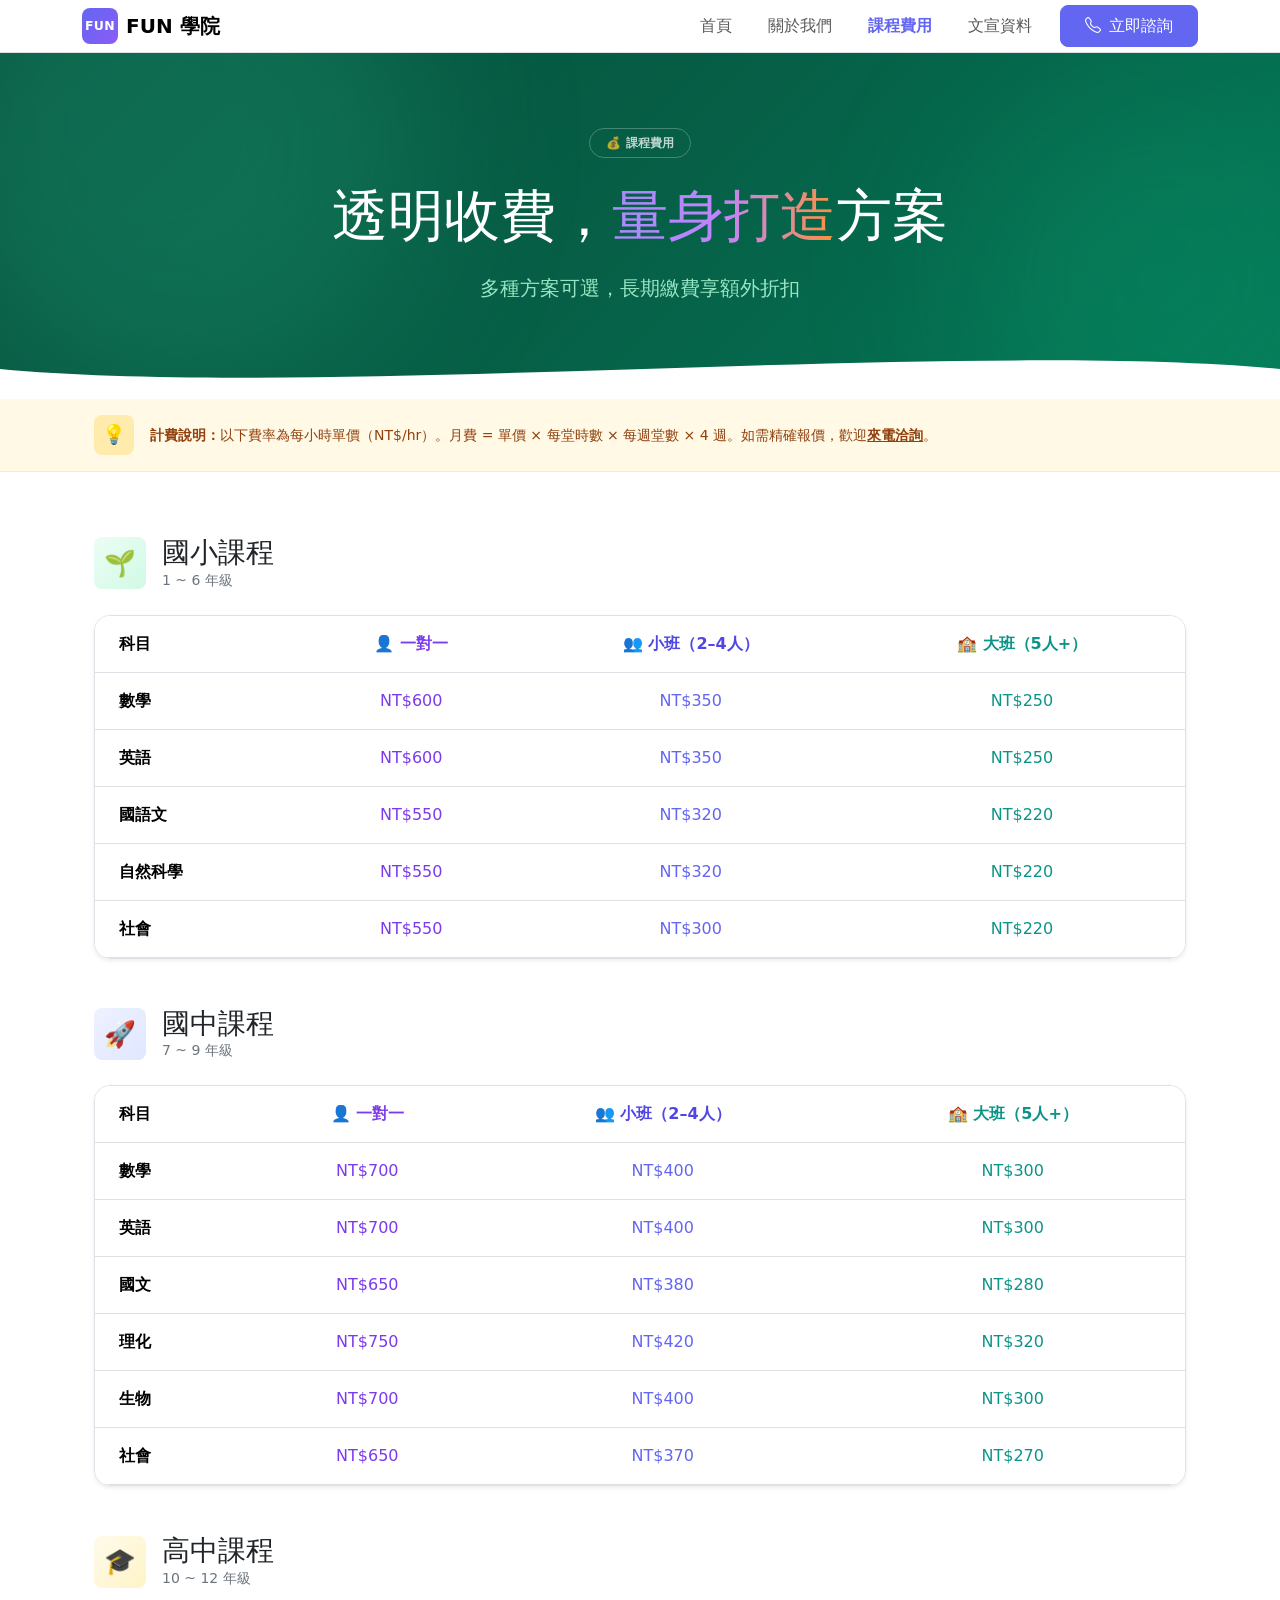
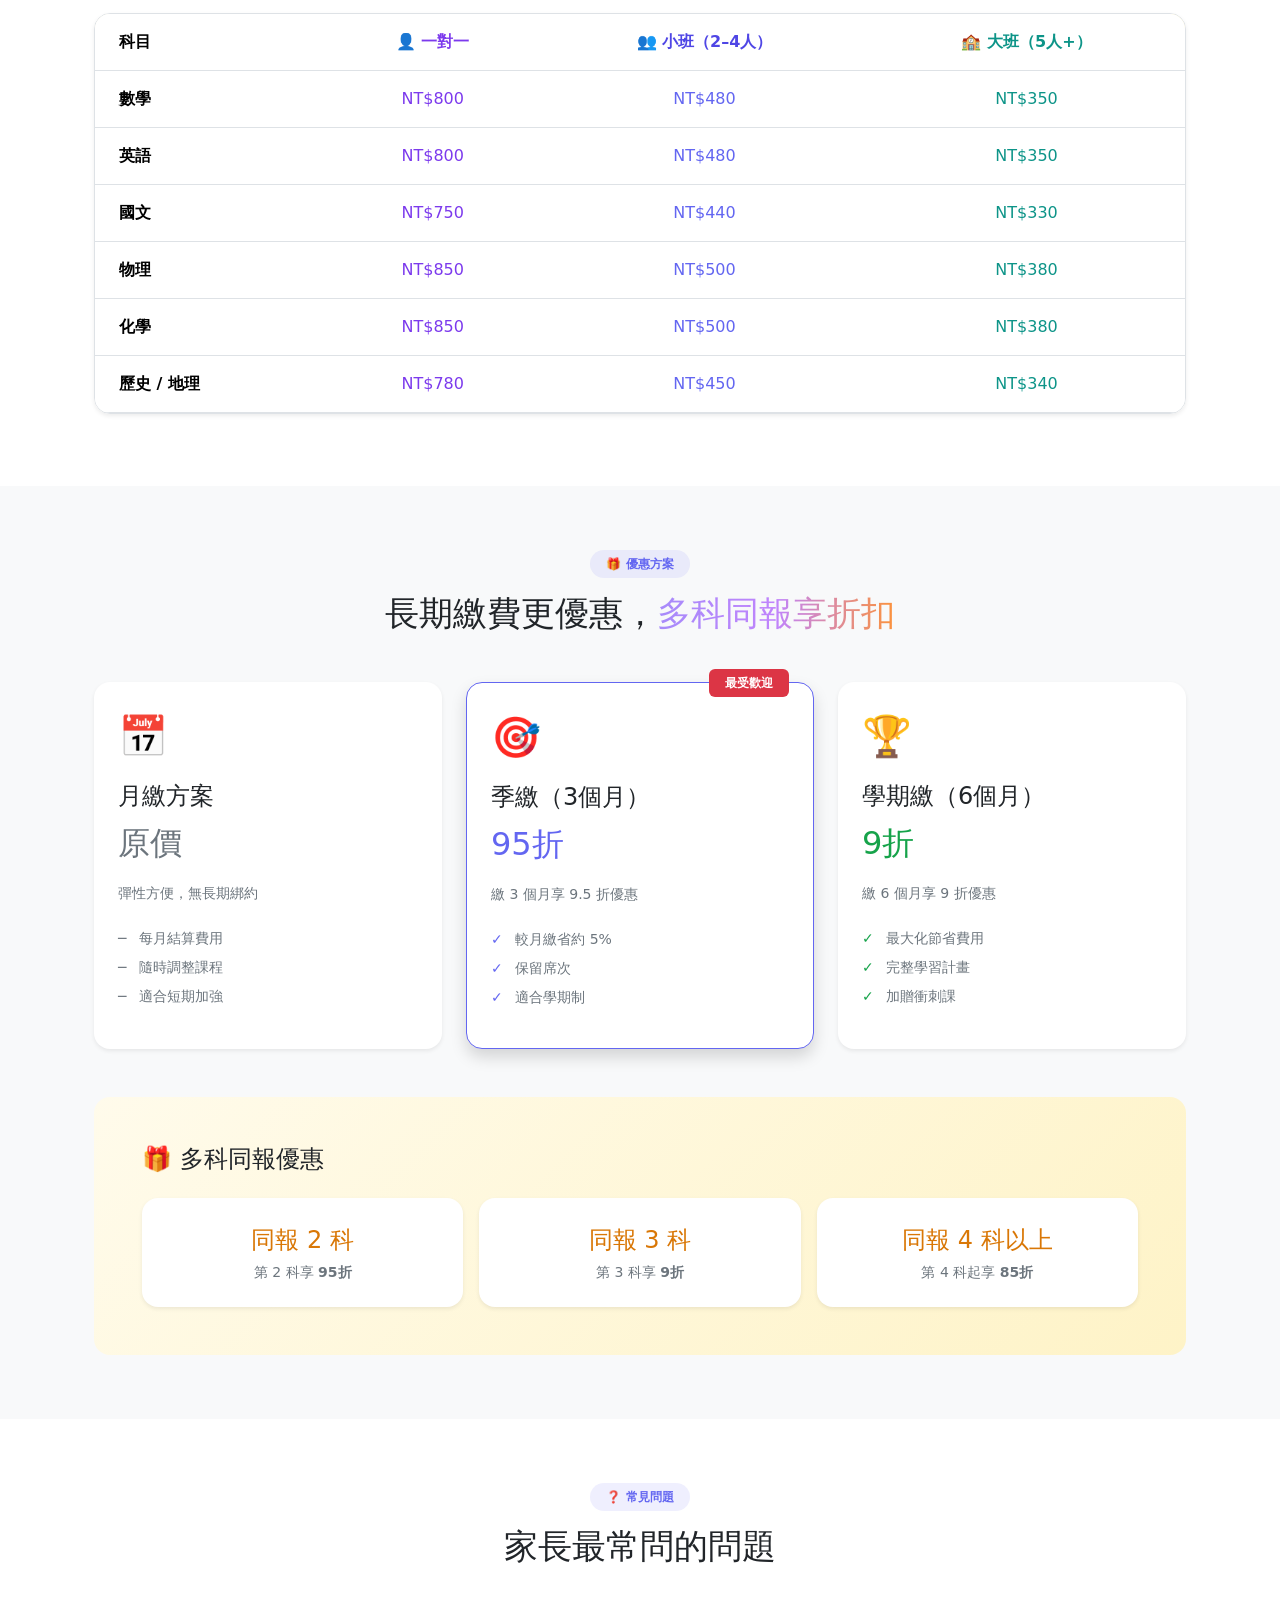
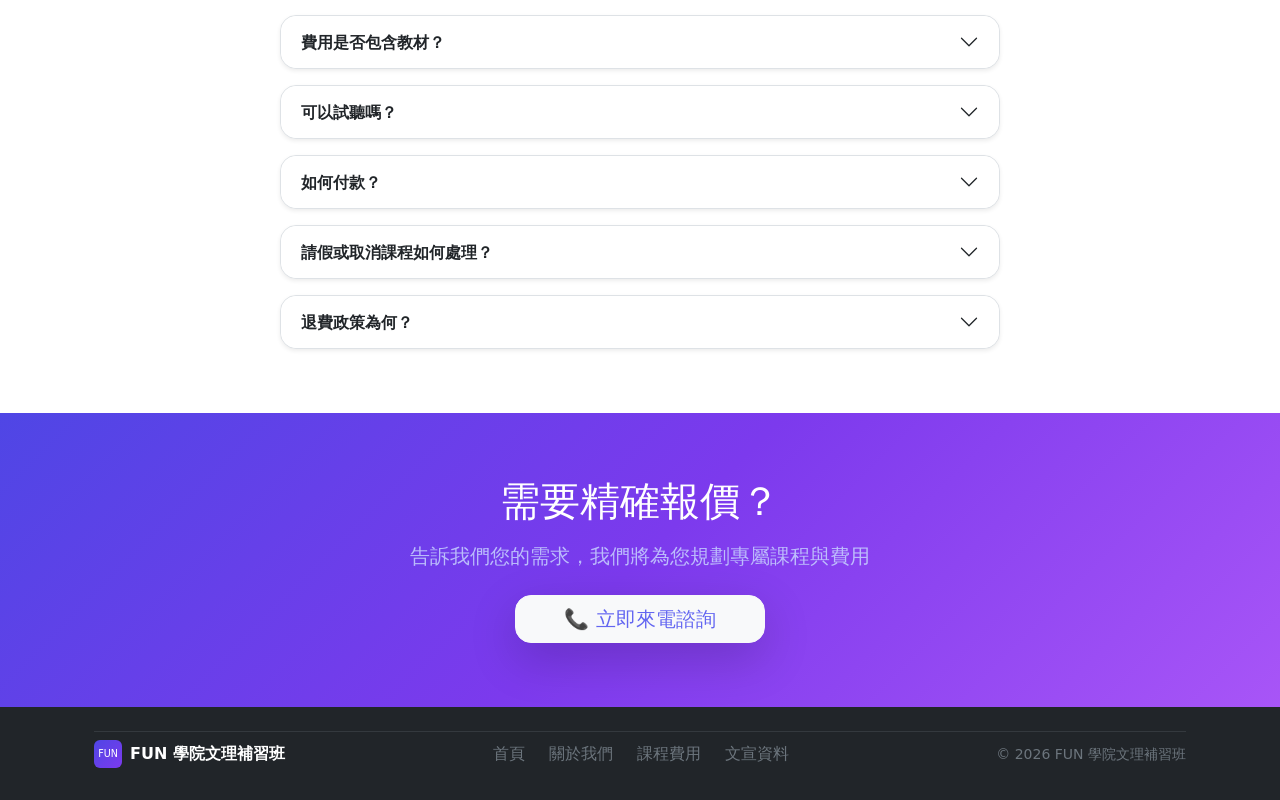
<file: pricing.html>
<!DOCTYPE html>
<html lang="zh-TW">
<head>
  <meta charset="UTF-8">
  <meta name="viewport" content="width=device-width, initial-scale=1.0">
  <title>課程費用 ─ FUN 學院文理補習班</title>
  <link href="vendor/bootstrap.min.css" rel="stylesheet">
  <link rel="stylesheet" href="vendor/bootstrap-icons.min.css">  <link rel="stylesheet" href="css/style.css">
</head>
<body>

<!-- Navbar -->
<nav id="mainNav" class="navbar navbar-expand-lg fixed-top bg-white border-bottom py-0" style="backdrop-filter:blur(12px)">
  <div class="container-xl">
    <a class="navbar-brand d-flex align-items-center gap-2 fw-bold py-2" href="index.html">
      <div class="fun-logo d-flex align-items-center justify-content-center text-white rounded-3" style="width:36px;height:36px;font-weight:900;font-size:.78rem">FUN</div>
      <span class="fs-5 fw-black">FUN 學院</span>
    </a>
    <button class="navbar-toggler border-0" type="button" data-bs-toggle="collapse" data-bs-target="#navMenu" aria-controls="navMenu" aria-expanded="false">
      <span class="navbar-toggler-icon"></span>
    </button>
    <div class="collapse navbar-collapse" id="navMenu">
      <ul class="navbar-nav ms-auto align-items-lg-center gap-1 py-2 py-lg-0">
        <li class="nav-item"><a class="nav-link px-3 rounded-3" href="index.html">首頁</a></li>
        <li class="nav-item"><a class="nav-link px-3 rounded-3" href="about.html">關於我們</a></li>
        <li class="nav-item"><a class="nav-link px-3 rounded-3 fw-semibold text-primary active" href="pricing.html">課程費用</a></li>
        <li class="nav-item"><a class="nav-link px-3 rounded-3" href="promotions.html">文宣資料</a></li>
        <li class="nav-item ms-lg-2 mt-2 mt-lg-0">
          <a class="btn btn-primary rounded-3 px-4 py-2 d-flex align-items-center gap-2" href="tel:0223456789">
            <i class="bi bi-telephone"></i> 立即諮詢
          </a>
        </li>
      </ul>
    </div>
  </div>
</nav>

<!-- Hero Banner -->
<section class="position-relative overflow-hidden" style="padding-top:80px;background:linear-gradient(135deg,#064e3b,#065f46,#047857)">
  <div class="blob blob-1" style="background:rgba(52,211,153,.2)"></div>
  <div class="blob blob-2" style="background:rgba(16,185,129,.15)"></div>
  <div class="position-relative container-xl px-4 py-5 text-center" style="z-index:2">
    <span class="badge rounded-pill border border-white border-opacity-25 text-white text-opacity-75 fw-semibold px-3 py-2 mb-4 d-inline-block">💰 課程費用</span>
    <h1 class="display-4 fw-black text-white mb-4">透明收費，<span class="gradient-text">量身打造</span>方案</h1>
    <p class="fs-5 mb-5" style="color:rgba(167,243,208,.9);max-width:36rem;margin:0 auto">多種方案可選，長期繳費享額外折扣</p>
  </div>
  <div class="wave-bottom"><svg viewBox="0 0 1440 60" preserveAspectRatio="none"><path d="M0,30 C360,60 1080,0 1440,30 L1440,60 L0,60 Z" fill="white"/></svg></div>
</section>

<!-- Note Banner -->
<div class="bg-warning bg-opacity-10 border-bottom border-warning border-opacity-25 py-3">
  <div class="container-xl px-4 d-flex align-items-center gap-3">
    <div class="d-flex align-items-center justify-content-center rounded-3 bg-warning bg-opacity-25 flex-shrink-0" style="width:40px;height:40px;font-size:1.2rem">💡</div>
    <p class="mb-0 small" style="color:#92400e"><strong>計費說明：</strong>以下費率為每小時單價（NT$/hr）。月費 = 單價 × 每堂時數 × 每週堂數 × 4 週。如需精確報價，歡迎<a href="tel:0223456789" class="fw-semibold" style="color:#92400e">來電洽詢</a>。</p>
  </div>
</div>

<!-- Price Tables -->
<section class="py-5 bg-white">
  <div class="container-xl px-4 py-3">

    <!-- 國小 -->
    <div class="mb-5">
      <div class="d-flex align-items-center gap-3 mb-4">
        <div class="d-flex align-items-center justify-content-center rounded-3 flex-shrink-0" style="width:52px;height:52px;background:linear-gradient(135deg,#ecfdf5,#d1fae5);font-size:1.6rem">🌱</div>
        <div>
          <h3 class="fw-black mb-0">國小課程</h3>
          <div class="small text-secondary">1 ~ 6 年級</div>
        </div>
      </div>
      <div class="table-responsive rounded-4 border shadow-sm">
        <table class="table table-hover mb-0 pricing-thead">
          <thead style="background:linear-gradient(90deg,#ecfdf5,#d1fae5)">
            <tr>
              <th class="px-4 py-3">科目</th>
              <th class="px-4 py-3 text-center" style="color:#7c3aed">👤 一對一</th>
              <th class="px-4 py-3 text-center" style="color:#4f46e5">👥 小班（2–4人）</th>
              <th class="px-4 py-3 text-center" style="color:#0d9488">🏫 大班（5人+）</th>
            </tr>
          </thead>
          <tbody>
            <tr><td class="px-4 py-3 fw-semibold">數學</td><td class="px-4 py-3 text-center fw-black" style="color:#7c3aed">NT$600</td><td class="px-4 py-3 text-center fw-black text-primary">NT$350</td><td class="px-4 py-3 text-center fw-black" style="color:#0d9488">NT$250</td></tr>
            <tr><td class="px-4 py-3 fw-semibold">英語</td><td class="px-4 py-3 text-center fw-black" style="color:#7c3aed">NT$600</td><td class="px-4 py-3 text-center fw-black text-primary">NT$350</td><td class="px-4 py-3 text-center fw-black" style="color:#0d9488">NT$250</td></tr>
            <tr><td class="px-4 py-3 fw-semibold">國語文</td><td class="px-4 py-3 text-center fw-black" style="color:#7c3aed">NT$550</td><td class="px-4 py-3 text-center fw-black text-primary">NT$320</td><td class="px-4 py-3 text-center fw-black" style="color:#0d9488">NT$220</td></tr>
            <tr><td class="px-4 py-3 fw-semibold">自然科學</td><td class="px-4 py-3 text-center fw-black" style="color:#7c3aed">NT$550</td><td class="px-4 py-3 text-center fw-black text-primary">NT$320</td><td class="px-4 py-3 text-center fw-black" style="color:#0d9488">NT$220</td></tr>
            <tr><td class="px-4 py-3 fw-semibold">社會</td><td class="px-4 py-3 text-center fw-black" style="color:#7c3aed">NT$550</td><td class="px-4 py-3 text-center fw-black text-primary">NT$300</td><td class="px-4 py-3 text-center fw-black" style="color:#0d9488">NT$220</td></tr>
          </tbody>
        </table>
      </div>
    </div>

    <!-- 國中 -->
    <div class="mb-5">
      <div class="d-flex align-items-center gap-3 mb-4">
        <div class="d-flex align-items-center justify-content-center rounded-3 flex-shrink-0" style="width:52px;height:52px;background:linear-gradient(135deg,#eef2ff,#e0e7ff);font-size:1.6rem">🚀</div>
        <div>
          <h3 class="fw-black mb-0">國中課程</h3>
          <div class="small text-secondary">7 ~ 9 年級</div>
        </div>
      </div>
      <div class="table-responsive rounded-4 border shadow-sm">
        <table class="table table-hover mb-0 pricing-thead">
          <thead style="background:linear-gradient(90deg,#eef2ff,#e0e7ff)">
            <tr>
              <th class="px-4 py-3">科目</th>
              <th class="px-4 py-3 text-center" style="color:#7c3aed">👤 一對一</th>
              <th class="px-4 py-3 text-center" style="color:#4f46e5">👥 小班（2–4人）</th>
              <th class="px-4 py-3 text-center" style="color:#0d9488">🏫 大班（5人+）</th>
            </tr>
          </thead>
          <tbody>
            <tr><td class="px-4 py-3 fw-semibold">數學</td><td class="px-4 py-3 text-center fw-black" style="color:#7c3aed">NT$700</td><td class="px-4 py-3 text-center fw-black text-primary">NT$400</td><td class="px-4 py-3 text-center fw-black" style="color:#0d9488">NT$300</td></tr>
            <tr><td class="px-4 py-3 fw-semibold">英語</td><td class="px-4 py-3 text-center fw-black" style="color:#7c3aed">NT$700</td><td class="px-4 py-3 text-center fw-black text-primary">NT$400</td><td class="px-4 py-3 text-center fw-black" style="color:#0d9488">NT$300</td></tr>
            <tr><td class="px-4 py-3 fw-semibold">國文</td><td class="px-4 py-3 text-center fw-black" style="color:#7c3aed">NT$650</td><td class="px-4 py-3 text-center fw-black text-primary">NT$380</td><td class="px-4 py-3 text-center fw-black" style="color:#0d9488">NT$280</td></tr>
            <tr><td class="px-4 py-3 fw-semibold">理化</td><td class="px-4 py-3 text-center fw-black" style="color:#7c3aed">NT$750</td><td class="px-4 py-3 text-center fw-black text-primary">NT$420</td><td class="px-4 py-3 text-center fw-black" style="color:#0d9488">NT$320</td></tr>
            <tr><td class="px-4 py-3 fw-semibold">生物</td><td class="px-4 py-3 text-center fw-black" style="color:#7c3aed">NT$700</td><td class="px-4 py-3 text-center fw-black text-primary">NT$400</td><td class="px-4 py-3 text-center fw-black" style="color:#0d9488">NT$300</td></tr>
            <tr><td class="px-4 py-3 fw-semibold">社會</td><td class="px-4 py-3 text-center fw-black" style="color:#7c3aed">NT$650</td><td class="px-4 py-3 text-center fw-black text-primary">NT$370</td><td class="px-4 py-3 text-center fw-black" style="color:#0d9488">NT$270</td></tr>
          </tbody>
        </table>
      </div>
    </div>

    <!-- 高中 -->
    <div class="mb-2">
      <div class="d-flex align-items-center gap-3 mb-4">
        <div class="d-flex align-items-center justify-content-center rounded-3 flex-shrink-0" style="width:52px;height:52px;background:linear-gradient(135deg,#fffbeb,#fef3c7);font-size:1.6rem">🎓</div>
        <div>
          <h3 class="fw-black mb-0">高中課程</h3>
          <div class="small text-secondary">10 ~ 12 年級</div>
        </div>
      </div>
      <div class="table-responsive rounded-4 border shadow-sm">
        <table class="table table-hover mb-0 pricing-thead">
          <thead style="background:linear-gradient(90deg,#fffbeb,#fef3c7)">
            <tr>
              <th class="px-4 py-3">科目</th>
              <th class="px-4 py-3 text-center" style="color:#7c3aed">👤 一對一</th>
              <th class="px-4 py-3 text-center" style="color:#4f46e5">👥 小班（2–4人）</th>
              <th class="px-4 py-3 text-center" style="color:#0d9488">🏫 大班（5人+）</th>
            </tr>
          </thead>
          <tbody>
            <tr><td class="px-4 py-3 fw-semibold">數學</td><td class="px-4 py-3 text-center fw-black" style="color:#7c3aed">NT$800</td><td class="px-4 py-3 text-center fw-black text-primary">NT$480</td><td class="px-4 py-3 text-center fw-black" style="color:#0d9488">NT$350</td></tr>
            <tr><td class="px-4 py-3 fw-semibold">英語</td><td class="px-4 py-3 text-center fw-black" style="color:#7c3aed">NT$800</td><td class="px-4 py-3 text-center fw-black text-primary">NT$480</td><td class="px-4 py-3 text-center fw-black" style="color:#0d9488">NT$350</td></tr>
            <tr><td class="px-4 py-3 fw-semibold">國文</td><td class="px-4 py-3 text-center fw-black" style="color:#7c3aed">NT$750</td><td class="px-4 py-3 text-center fw-black text-primary">NT$440</td><td class="px-4 py-3 text-center fw-black" style="color:#0d9488">NT$330</td></tr>
            <tr><td class="px-4 py-3 fw-semibold">物理</td><td class="px-4 py-3 text-center fw-black" style="color:#7c3aed">NT$850</td><td class="px-4 py-3 text-center fw-black text-primary">NT$500</td><td class="px-4 py-3 text-center fw-black" style="color:#0d9488">NT$380</td></tr>
            <tr><td class="px-4 py-3 fw-semibold">化學</td><td class="px-4 py-3 text-center fw-black" style="color:#7c3aed">NT$850</td><td class="px-4 py-3 text-center fw-black text-primary">NT$500</td><td class="px-4 py-3 text-center fw-black" style="color:#0d9488">NT$380</td></tr>
            <tr><td class="px-4 py-3 fw-semibold">歷史 / 地理</td><td class="px-4 py-3 text-center fw-black" style="color:#7c3aed">NT$780</td><td class="px-4 py-3 text-center fw-black text-primary">NT$450</td><td class="px-4 py-3 text-center fw-black" style="color:#0d9488">NT$340</td></tr>
          </tbody>
        </table>
      </div>
    </div>
  </div>
</section>

<!-- Packages / Discounts -->
<section class="py-5 bg-light">
  <div class="container-xl px-4 py-3">
    <div class="text-center mb-5">
      <span class="badge bg-primary bg-opacity-10 text-primary fw-semibold px-3 py-2 rounded-pill mb-3 d-inline-block">🎁 優惠方案</span>
      <h2 class="fw-black" style="font-size:2.1rem">長期繳費更優惠，<span class="gradient-text">多科同報享折扣</span></h2>
    </div>
    <div class="row g-4 mb-5">
      <div class="col-md-4">
        <div class="card border-0 shadow-sm rounded-4 h-100 feature-card">
          <div class="card-body p-4">
            <div class="mb-3" style="font-size:2.5rem">📅</div>
            <h4 class="fw-black mb-2">月繳方案</h4>
            <div class="fw-black mb-3 text-secondary" style="font-size:2rem">原價</div>
            <p class="text-secondary small mb-4">彈性方便，無長期綁約</p>
            <ul class="list-unstyled small text-secondary">
              <li class="mb-2"><span class="text-secondary me-2">─</span> 每月結算費用</li>
              <li class="mb-2"><span class="text-secondary me-2">─</span> 隨時調整課程</li>
              <li class="mb-2"><span class="text-secondary me-2">─</span> 適合短期加強</li>
            </ul>
          </div>
        </div>
      </div>
      <div class="col-md-4">
        <div class="card border-primary shadow rounded-4 h-100 feature-card position-relative">
          <span class="badge bg-danger position-absolute top-0 end-0 translate-middle-y me-4 px-3 py-2">最受歡迎</span>
          <div class="card-body p-4">
            <div class="mb-3" style="font-size:2.5rem">🎯</div>
            <h4 class="fw-black mb-2">季繳（3個月）</h4>
            <div class="fw-black text-primary mb-3" style="font-size:2rem">95折</div>
            <p class="text-secondary small mb-4">繳 3 個月享 9.5 折優惠</p>
            <ul class="list-unstyled small text-secondary">
              <li class="mb-2"><span class="text-primary me-2">✓</span> 較月繳省約 5%</li>
              <li class="mb-2"><span class="text-primary me-2">✓</span> 保留席次</li>
              <li class="mb-2"><span class="text-primary me-2">✓</span> 適合學期制</li>
            </ul>
          </div>
        </div>
      </div>
      <div class="col-md-4">
        <div class="card border-0 shadow-sm rounded-4 h-100 feature-card">
          <div class="card-body p-4">
            <div class="mb-3" style="font-size:2.5rem">🏆</div>
            <h4 class="fw-black mb-2">學期繳（6個月）</h4>
            <div class="fw-black mb-3" style="font-size:2rem;color:#16a34a">9折</div>
            <p class="text-secondary small mb-4">繳 6 個月享 9 折優惠</p>
            <ul class="list-unstyled small text-secondary">
              <li class="mb-2"><span class="me-2" style="color:#16a34a">✓</span> 最大化節省費用</li>
              <li class="mb-2"><span class="me-2" style="color:#16a34a">✓</span> 完整學習計畫</li>
              <li class="mb-2"><span class="me-2" style="color:#16a34a">✓</span> 加贈衝刺課</li>
            </ul>
          </div>
        </div>
      </div>
    </div>

    <!-- Multi-subject discount -->
    <div class="rounded-4 p-4 p-md-5" style="background:linear-gradient(135deg,#fffbeb,#fef3c7)">
      <h4 class="fw-black mb-4">🎁 多科同報優惠</h4>
      <div class="row g-3">
        <div class="col-md-4">
          <div class="card border-0 shadow-sm rounded-4 text-center p-4">
            <div class="fw-black mb-1" style="font-size:1.5rem;color:#d97706">同報 2 科</div>
            <div class="small text-secondary">第 2 科享 <strong>95折</strong></div>
          </div>
        </div>
        <div class="col-md-4">
          <div class="card border-0 shadow-sm rounded-4 text-center p-4">
            <div class="fw-black mb-1" style="font-size:1.5rem;color:#d97706">同報 3 科</div>
            <div class="small text-secondary">第 3 科享 <strong>9折</strong></div>
          </div>
        </div>
        <div class="col-md-4">
          <div class="card border-0 shadow-sm rounded-4 text-center p-4">
            <div class="fw-black mb-1" style="font-size:1.5rem;color:#d97706">同報 4 科以上</div>
            <div class="small text-secondary">第 4 科起享 <strong>85折</strong></div>
          </div>
        </div>
      </div>
    </div>
  </div>
</section>

<!-- FAQ -->
<section class="py-5 bg-white">
  <div class="container px-4 py-3" style="max-width:768px">
    <div class="text-center mb-5">
      <span class="badge bg-primary bg-opacity-10 text-primary fw-semibold px-3 py-2 rounded-pill mb-3 d-inline-block">❓ 常見問題</span>
      <h2 class="fw-black" style="font-size:2.1rem">家長最常問的問題</h2>
    </div>
    <div class="accordion" id="faqAccordion">
      <div class="accordion-item border shadow-sm rounded-4 mb-3">
        <h2 class="accordion-header">
          <button class="accordion-button collapsed fw-bold rounded-4" type="button" data-bs-toggle="collapse" data-bs-target="#faq1">
            費用是否包含教材？
          </button>
        </h2>
        <div id="faq1" class="accordion-collapse collapse" data-bs-parent="#faqAccordion">
          <div class="accordion-body text-secondary small lh-lg">課程費用不含教材。本班提供自製精選講義，費用另計（每份 NT$100–$200）。若使用坊間教科書，請自行購買。</div>
        </div>
      </div>
      <div class="accordion-item border shadow-sm rounded-4 mb-3">
        <h2 class="accordion-header">
          <button class="accordion-button collapsed fw-bold rounded-4" type="button" data-bs-toggle="collapse" data-bs-target="#faq2">
            可以試聽嗎？
          </button>
        </h2>
        <div id="faq2" class="accordion-collapse collapse" data-bs-parent="#faqAccordion">
          <div class="accordion-body text-secondary small lh-lg">第一堂課提供免費試聽，讓學生和家長確認是否適合後再正式報名，完全無壓力。</div>
        </div>
      </div>
      <div class="accordion-item border shadow-sm rounded-4 mb-3">
        <h2 class="accordion-header">
          <button class="accordion-button collapsed fw-bold rounded-4" type="button" data-bs-toggle="collapse" data-bs-target="#faq3">
            如何付款？
          </button>
        </h2>
        <div id="faq3" class="accordion-collapse collapse" data-bs-parent="#faqAccordion">
          <div class="accordion-body text-secondary small lh-lg">接受現金、轉帳、Line Pay 等方式。月繳請於每月 5 日前繳清；季繳及學期繳請於報名時一次繳清。</div>
        </div>
      </div>
      <div class="accordion-item border shadow-sm rounded-4 mb-3">
        <h2 class="accordion-header">
          <button class="accordion-button collapsed fw-bold rounded-4" type="button" data-bs-toggle="collapse" data-bs-target="#faq4">
            請假或取消課程如何處理？
          </button>
        </h2>
        <div id="faq4" class="accordion-collapse collapse" data-bs-parent="#faqAccordion">
          <div class="accordion-body text-secondary small lh-lg">請假須於上課前 24 小時告知。每月可補課一次，依雙方時間安排。連續請假超過一個月者，席次無法保留。</div>
        </div>
      </div>
      <div class="accordion-item border shadow-sm rounded-4">
        <h2 class="accordion-header">
          <button class="accordion-button collapsed fw-bold rounded-4" type="button" data-bs-toggle="collapse" data-bs-target="#faq5">
            退費政策為何？
          </button>
        </h2>
        <div id="faq5" class="accordion-collapse collapse" data-bs-parent="#faqAccordion">
          <div class="accordion-body text-secondary small lh-lg">季繳或學期繳若中途退出，依實際上課堂數以月繳費率計算，退還剩餘費用。行政費用 NT$500 不退還。</div>
        </div>
      </div>
    </div>
  </div>
</section>

<!-- CTA -->
<section class="py-5" style="background:linear-gradient(135deg,#4f46e5,#7c3aed,#a855f7)">
  <div class="container px-4 py-3 text-center" style="max-width:700px">
    <h2 class="fw-black text-white mb-3 display-6">需要精確報價？</h2>
    <p class="fs-5 mb-4" style="color:rgba(199,210,254,.85)">告訴我們您的需求，我們將為您規劃專屬課程與費用</p>
    <a href="tel:0223456789" class="btn btn-light btn-lg rounded-4 fw-black px-5 text-primary shadow-lg">📞 立即來電諮詢</a>
  </div>
</section>

<!-- Footer -->
<footer class="bg-dark text-white py-4">
  <div class="container-xl px-4">
    <div class="d-flex flex-column flex-md-row justify-content-between align-items-center gap-3 py-2 border-top border-secondary border-opacity-25">
      <div class="d-flex align-items-center gap-2">
        <div class="d-flex align-items-center justify-content-center text-white rounded-2 fw-black" style="width:28px;height:28px;background:linear-gradient(135deg,#4f46e5,#7c3aed);font-size:.6rem">FUN</div>
        <span class="fw-bold">FUN 學院文理補習班</span>
      </div>
      <div class="d-flex gap-4 flex-wrap justify-content-center">
        <a href="index.html" class="text-secondary text-decoration-none">首頁</a>
        <a href="about.html" class="text-secondary text-decoration-none">關於我們</a>
        <a href="pricing.html" class="text-secondary text-decoration-none">課程費用</a>
        <a href="promotions.html" class="text-secondary text-decoration-none">文宣資料</a>
      </div>
      <p class="mb-0 text-secondary small">© 2026 FUN 學院文理補習班</p>
    </div>
  </div>
</footer>

<script src="vendor/bootstrap.bundle.min.js"></script>
<script src="js/main.js"></script>
</body>
</html>
</file>
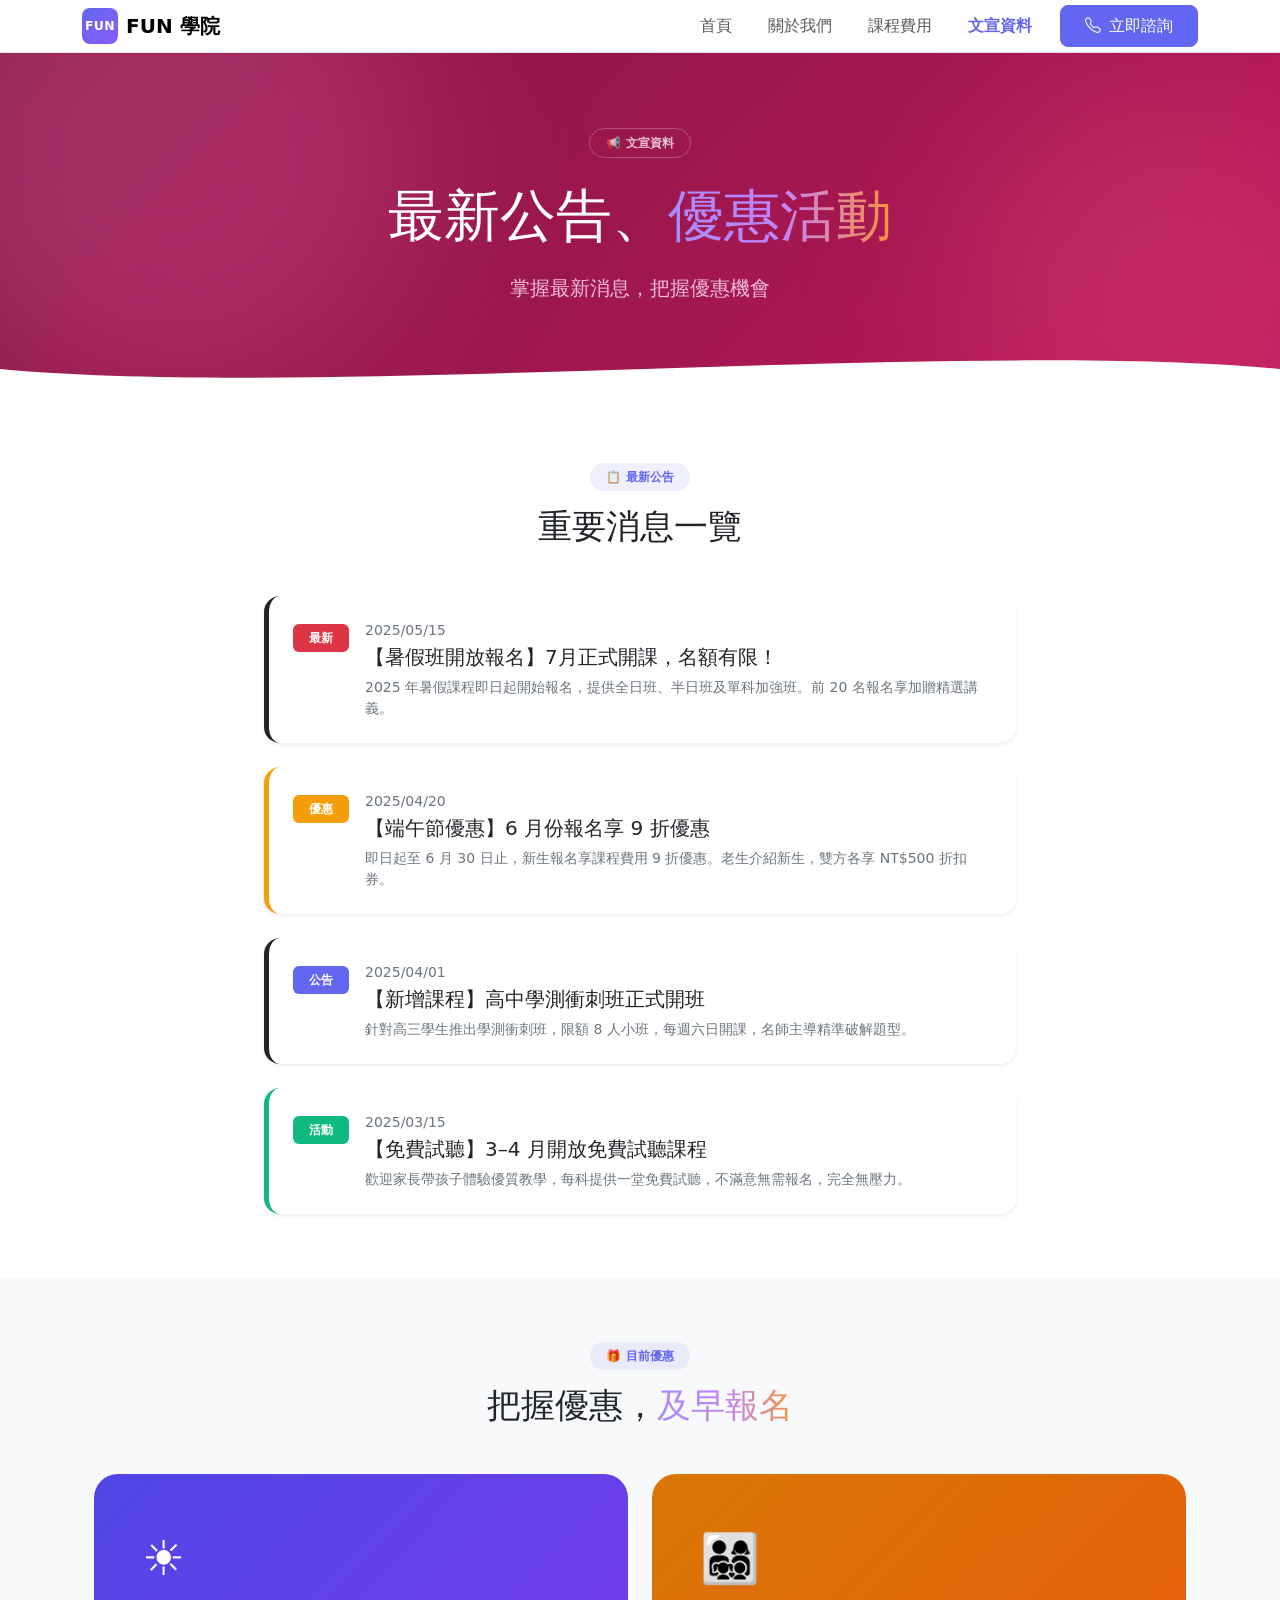
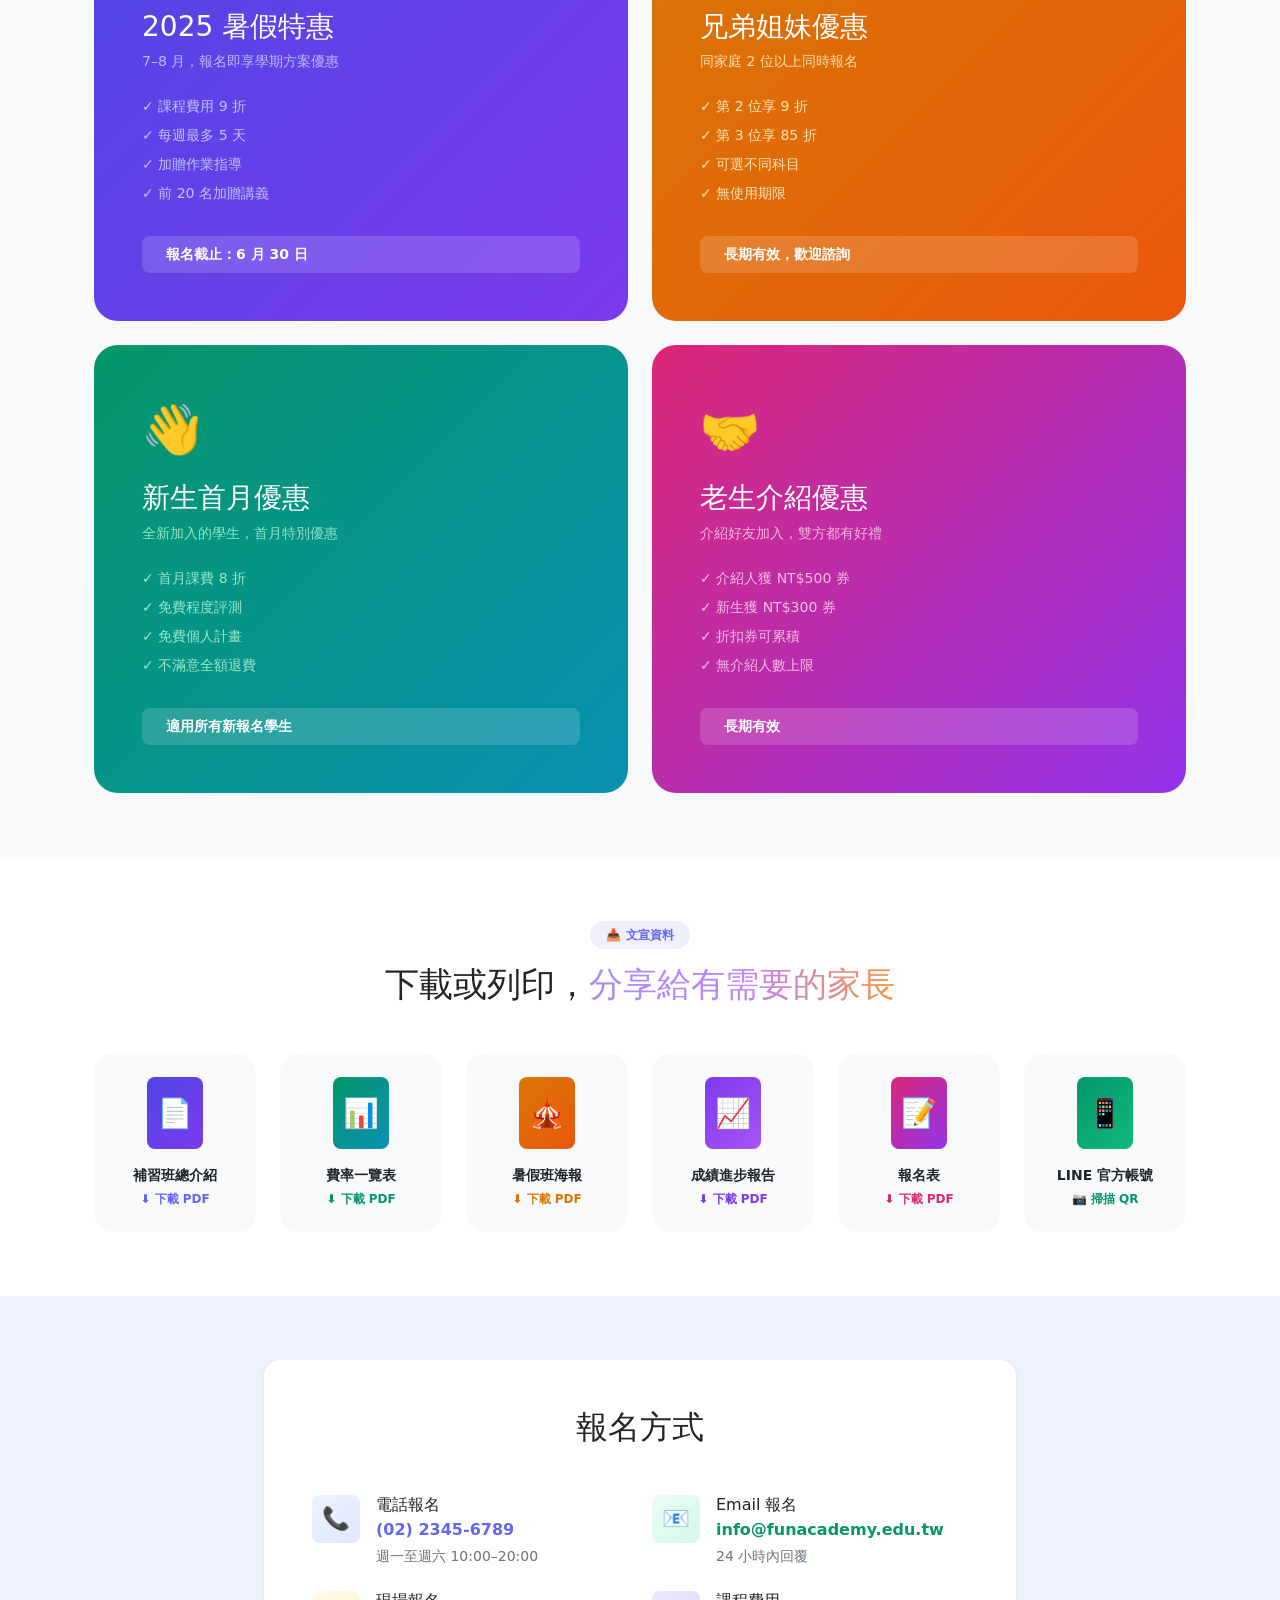
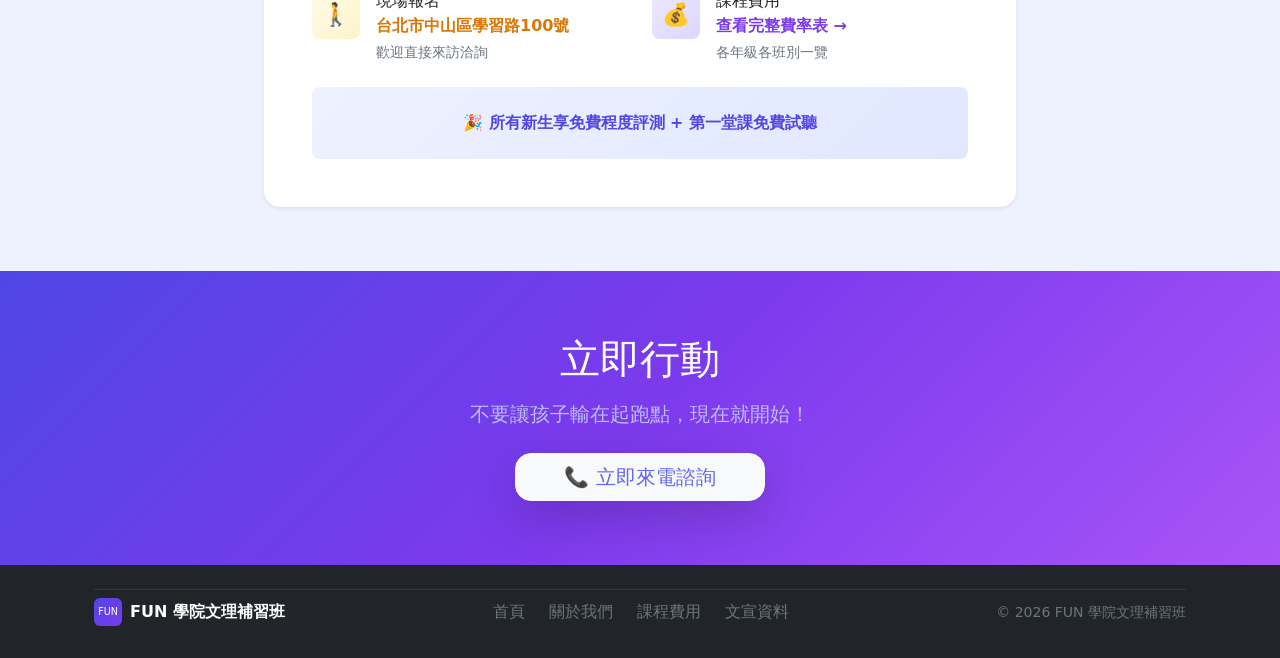
<file: promotions.html>
<!DOCTYPE html>
<html lang="zh-TW">
<head>
  <meta charset="UTF-8">
  <meta name="viewport" content="width=device-width, initial-scale=1.0">
  <title>文宣資料 ─ FUN 學院文理補習班</title>
  <link href="vendor/bootstrap.min.css" rel="stylesheet">
  <link rel="stylesheet" href="vendor/bootstrap-icons.min.css">  <link rel="stylesheet" href="css/style.css">
</head>
<body>

<!-- Navbar -->
<nav id="mainNav" class="navbar navbar-expand-lg fixed-top bg-white border-bottom py-0" style="backdrop-filter:blur(12px)">
  <div class="container-xl">
    <a class="navbar-brand d-flex align-items-center gap-2 fw-bold py-2" href="index.html">
      <div class="fun-logo d-flex align-items-center justify-content-center text-white rounded-3" style="width:36px;height:36px;font-weight:900;font-size:.78rem">FUN</div>
      <span class="fs-5 fw-black">FUN 學院</span>
    </a>
    <button class="navbar-toggler border-0" type="button" data-bs-toggle="collapse" data-bs-target="#navMenu" aria-controls="navMenu" aria-expanded="false">
      <span class="navbar-toggler-icon"></span>
    </button>
    <div class="collapse navbar-collapse" id="navMenu">
      <ul class="navbar-nav ms-auto align-items-lg-center gap-1 py-2 py-lg-0">
        <li class="nav-item"><a class="nav-link px-3 rounded-3" href="index.html">首頁</a></li>
        <li class="nav-item"><a class="nav-link px-3 rounded-3" href="about.html">關於我們</a></li>
        <li class="nav-item"><a class="nav-link px-3 rounded-3" href="pricing.html">課程費用</a></li>
        <li class="nav-item"><a class="nav-link px-3 rounded-3 fw-semibold text-primary active" href="promotions.html">文宣資料</a></li>
        <li class="nav-item ms-lg-2 mt-2 mt-lg-0">
          <a class="btn btn-primary rounded-3 px-4 py-2 d-flex align-items-center gap-2" href="tel:0223456789">
            <i class="bi bi-telephone"></i> 立即諮詢
          </a>
        </li>
      </ul>
    </div>
  </div>
</nav>

<!-- Hero Banner -->
<section class="position-relative overflow-hidden" style="padding-top:80px;background:linear-gradient(135deg,#831843,#9d174d,#be185d)">
  <div class="blob blob-1" style="background:rgba(244,114,182,.25)"></div>
  <div class="blob blob-2" style="background:rgba(251,113,133,.2)"></div>
  <div class="position-relative container-xl px-4 py-5 text-center" style="z-index:2">
    <span class="badge rounded-pill border border-white border-opacity-25 text-white text-opacity-75 fw-semibold px-3 py-2 mb-4 d-inline-block">📢 文宣資料</span>
    <h1 class="display-4 fw-black text-white mb-4">最新公告、<span class="gradient-text">優惠活動</span></h1>
    <p class="fs-5 mb-5" style="color:rgba(251,207,232,.9);max-width:36rem;margin:0 auto">掌握最新消息，把握優惠機會</p>
  </div>
  <div class="wave-bottom"><svg viewBox="0 0 1440 60" preserveAspectRatio="none"><path d="M0,30 C360,60 1080,0 1440,30 L1440,60 L0,60 Z" fill="white"/></svg></div>
</section>

<!-- Latest News -->
<section class="py-5 bg-white">
  <div class="container px-4 py-3" style="max-width:800px">
    <div class="text-center mb-5">
      <span class="badge bg-primary bg-opacity-10 text-primary fw-semibold px-3 py-2 rounded-pill mb-3 d-inline-block">📋 最新公告</span>
      <h2 class="fw-black" style="font-size:2.1rem">重要消息一覽</h2>
    </div>
    <div class="d-flex flex-column gap-4">
      <div class="card border-0 shadow-sm rounded-4 news-card border-danger d-flex flex-row p-4 align-items-start gap-3">
        <span class="badge bg-danger flex-shrink-0 mt-1 px-3 py-2">最新</span>
        <div>
          <div class="small text-secondary mb-1">2025/05/15</div>
          <h5 class="fw-black mb-2">【暑假班開放報名】7月正式開課，名額有限！</h5>
          <p class="text-secondary small mb-0">2025 年暑假課程即日起開始報名，提供全日班、半日班及單科加強班。前 20 名報名享加贈精選講義。</p>
        </div>
      </div>
      <div class="card border-0 shadow-sm rounded-4 news-card d-flex flex-row p-4 align-items-start gap-3" style="border-left-color:#f59e0b!important">
        <span class="badge flex-shrink-0 mt-1 px-3 py-2" style="background:#f59e0b">優惠</span>
        <div>
          <div class="small text-secondary mb-1">2025/04/20</div>
          <h5 class="fw-black mb-2">【端午節優惠】6 月份報名享 9 折優惠</h5>
          <p class="text-secondary small mb-0">即日起至 6 月 30 日止，新生報名享課程費用 9 折優惠。老生介紹新生，雙方各享 NT$500 折扣券。</p>
        </div>
      </div>
      <div class="card border-0 shadow-sm rounded-4 news-card border-primary d-flex flex-row p-4 align-items-start gap-3">
        <span class="badge bg-primary flex-shrink-0 mt-1 px-3 py-2">公告</span>
        <div>
          <div class="small text-secondary mb-1">2025/04/01</div>
          <h5 class="fw-black mb-2">【新增課程】高中學測衝刺班正式開班</h5>
          <p class="text-secondary small mb-0">針對高三學生推出學測衝刺班，限額 8 人小班，每週六日開課，名師主導精準破解題型。</p>
        </div>
      </div>
      <div class="card border-0 shadow-sm rounded-4 news-card d-flex flex-row p-4 align-items-start gap-3" style="border-left-color:#10b981!important">
        <span class="badge flex-shrink-0 mt-1 px-3 py-2" style="background:#10b981">活動</span>
        <div>
          <div class="small text-secondary mb-1">2025/03/15</div>
          <h5 class="fw-black mb-2">【免費試聽】3–4 月開放免費試聽課程</h5>
          <p class="text-secondary small mb-0">歡迎家長帶孩子體驗優質教學，每科提供一堂免費試聽，不滿意無需報名，完全無壓力。</p>
        </div>
      </div>
    </div>
  </div>
</section>

<!-- Promotion Cards -->
<section class="py-5 bg-light">
  <div class="container-xl px-4 py-3">
    <div class="text-center mb-5">
      <span class="badge bg-primary bg-opacity-10 text-primary fw-semibold px-3 py-2 rounded-pill mb-3 d-inline-block">🎁 目前優惠</span>
      <h2 class="fw-black" style="font-size:2.1rem">把握優惠，<span class="gradient-text">及早報名</span></h2>
    </div>
    <div class="row g-4">
      <div class="col-md-6">
        <div class="promo-card card p-4 p-md-5 h-100" style="background:linear-gradient(135deg,#4f46e5,#7c3aed)">
          <div style="font-size:3rem" class="mb-3">☀️</div>
          <h3 class="fw-black text-white mb-2">2025 暑假特惠</h3>
          <p class="small mb-4" style="color:rgba(199,210,254,.85)">7–8 月，報名即享學期方案優惠</p>
          <ul class="list-unstyled small mb-4" style="color:rgba(199,210,254,.9)">
            <li class="mb-2">✓ 課程費用 9 折</li>
            <li class="mb-2">✓ 每週最多 5 天</li>
            <li class="mb-2">✓ 加贈作業指導</li>
            <li class="mb-2">✓ 前 20 名加贈講義</li>
          </ul>
          <div class="rounded-3 px-4 py-2 fw-bold small" style="background:rgba(255,255,255,.15)">報名截止：6 月 30 日</div>
        </div>
      </div>
      <div class="col-md-6">
        <div class="promo-card card p-4 p-md-5 h-100" style="background:linear-gradient(135deg,#d97706,#ea580c)">
          <div style="font-size:3rem" class="mb-3">👨‍👩‍👧‍👦</div>
          <h3 class="fw-black text-white mb-2">兄弟姐妹優惠</h3>
          <p class="small mb-4" style="color:rgba(254,243,199,.85)">同家庭 2 位以上同時報名</p>
          <ul class="list-unstyled small mb-4" style="color:rgba(254,243,199,.9)">
            <li class="mb-2">✓ 第 2 位享 9 折</li>
            <li class="mb-2">✓ 第 3 位享 85 折</li>
            <li class="mb-2">✓ 可選不同科目</li>
            <li class="mb-2">✓ 無使用期限</li>
          </ul>
          <div class="rounded-3 px-4 py-2 fw-bold small" style="background:rgba(255,255,255,.15)">長期有效，歡迎諮詢</div>
        </div>
      </div>
      <div class="col-md-6">
        <div class="promo-card card p-4 p-md-5 h-100" style="background:linear-gradient(135deg,#059669,#0891b2)">
          <div style="font-size:3rem" class="mb-3">👋</div>
          <h3 class="fw-black text-white mb-2">新生首月優惠</h3>
          <p class="small mb-4" style="color:rgba(167,243,208,.85)">全新加入的學生，首月特別優惠</p>
          <ul class="list-unstyled small mb-4" style="color:rgba(167,243,208,.9)">
            <li class="mb-2">✓ 首月課費 8 折</li>
            <li class="mb-2">✓ 免費程度評測</li>
            <li class="mb-2">✓ 免費個人計畫</li>
            <li class="mb-2">✓ 不滿意全額退費</li>
          </ul>
          <div class="rounded-3 px-4 py-2 fw-bold small" style="background:rgba(255,255,255,.15)">適用所有新報名學生</div>
        </div>
      </div>
      <div class="col-md-6">
        <div class="promo-card card p-4 p-md-5 h-100" style="background:linear-gradient(135deg,#db2777,#9333ea)">
          <div style="font-size:3rem" class="mb-3">🤝</div>
          <h3 class="fw-black text-white mb-2">老生介紹優惠</h3>
          <p class="small mb-4" style="color:rgba(251,207,232,.85)">介紹好友加入，雙方都有好禮</p>
          <ul class="list-unstyled small mb-4" style="color:rgba(251,207,232,.9)">
            <li class="mb-2">✓ 介紹人獲 NT$500 券</li>
            <li class="mb-2">✓ 新生獲 NT$300 券</li>
            <li class="mb-2">✓ 折扣券可累積</li>
            <li class="mb-2">✓ 無介紹人數上限</li>
          </ul>
          <div class="rounded-3 px-4 py-2 fw-bold small" style="background:rgba(255,255,255,.15)">長期有效</div>
        </div>
      </div>
    </div>
  </div>
</section>

<!-- Downloads -->
<section class="py-5 bg-white">
  <div class="container-xl px-4 py-3">
    <div class="text-center mb-5">
      <span class="badge bg-primary bg-opacity-10 text-primary fw-semibold px-3 py-2 rounded-pill mb-3 d-inline-block">📥 文宣資料</span>
      <h2 class="fw-black" style="font-size:2.1rem">下載或列印，<span class="gradient-text">分享給有需要的家長</span></h2>
    </div>
    <div class="row row-cols-2 row-cols-md-3 row-cols-lg-6 g-4">
      <div class="col">
        <div class="dl-card card border-0 bg-light text-center p-4" onclick="handleDownload('補習班總介紹')">
          <div class="mx-auto mb-3 d-flex align-items-center justify-content-center rounded-3 text-white" style="width:56px;height:72px;background:linear-gradient(135deg,#4f46e5,#7c3aed);font-size:1.8rem">📄</div>
          <div class="small fw-bold mb-1">補習班總介紹</div>
          <div class="text-primary" style="font-size:.75rem;font-weight:600">⬇ 下載 PDF</div>
        </div>
      </div>
      <div class="col">
        <div class="dl-card card border-0 bg-light text-center p-4" onclick="handleDownload('課程費率一覽表')">
          <div class="mx-auto mb-3 d-flex align-items-center justify-content-center rounded-3 text-white" style="width:56px;height:72px;background:linear-gradient(135deg,#059669,#0891b2);font-size:1.8rem">📊</div>
          <div class="small fw-bold mb-1">費率一覽表</div>
          <div style="font-size:.75rem;font-weight:600;color:#059669">⬇ 下載 PDF</div>
        </div>
      </div>
      <div class="col">
        <div class="dl-card card border-0 bg-light text-center p-4" onclick="handleDownload('暑假班招生海報')">
          <div class="mx-auto mb-3 d-flex align-items-center justify-content-center rounded-3 text-white" style="width:56px;height:72px;background:linear-gradient(135deg,#d97706,#ea580c);font-size:1.8rem">🎪</div>
          <div class="small fw-bold mb-1">暑假班海報</div>
          <div style="font-size:.75rem;font-weight:600;color:#d97706">⬇ 下載 PDF</div>
        </div>
      </div>
      <div class="col">
        <div class="dl-card card border-0 bg-light text-center p-4" onclick="handleDownload('成績進步報告')">
          <div class="mx-auto mb-3 d-flex align-items-center justify-content-center rounded-3 text-white" style="width:56px;height:72px;background:linear-gradient(135deg,#7c3aed,#a855f7);font-size:1.8rem">📈</div>
          <div class="small fw-bold mb-1">成績進步報告</div>
          <div style="font-size:.75rem;font-weight:600;color:#7c3aed">⬇ 下載 PDF</div>
        </div>
      </div>
      <div class="col">
        <div class="dl-card card border-0 bg-light text-center p-4" onclick="handleDownload('報名表')">
          <div class="mx-auto mb-3 d-flex align-items-center justify-content-center rounded-3 text-white" style="width:56px;height:72px;background:linear-gradient(135deg,#db2777,#9333ea);font-size:1.8rem">📝</div>
          <div class="small fw-bold mb-1">報名表</div>
          <div style="font-size:.75rem;font-weight:600;color:#db2777">⬇ 下載 PDF</div>
        </div>
      </div>
      <div class="col">
        <div class="dl-card card border-0 bg-light text-center p-4" onclick="handleDownload('LINE QR Code')">
          <div class="mx-auto mb-3 d-flex align-items-center justify-content-center rounded-3 text-white" style="width:56px;height:72px;background:linear-gradient(135deg,#059669,#10b981);font-size:1.8rem">📱</div>
          <div class="small fw-bold mb-1">LINE 官方帳號</div>
          <div style="font-size:.75rem;font-weight:600;color:#059669">📷 掃描 QR</div>
        </div>
      </div>
    </div>
  </div>
</section>

<!-- Registration -->
<section class="py-5" style="background:#eef2ff">
  <div class="container px-4 py-3" style="max-width:800px">
    <div class="card border-0 shadow-sm rounded-4 p-4 p-md-5">
      <h2 class="fw-black text-center mb-5">報名方式</h2>
      <div class="row g-4">
        <div class="col-md-6">
          <div class="d-flex align-items-start gap-3">
            <div class="d-flex align-items-center justify-content-center rounded-3 flex-shrink-0" style="width:48px;height:48px;background:linear-gradient(135deg,#eef2ff,#e0e7ff);font-size:1.4rem">📞</div>
            <div>
              <h6 class="fw-black mb-1">電話報名</h6>
              <p class="text-primary fw-bold mb-1">(02) 2345-6789</p>
              <p class="text-secondary small mb-0">週一至週六 10:00–20:00</p>
            </div>
          </div>
        </div>
        <div class="col-md-6">
          <div class="d-flex align-items-start gap-3">
            <div class="d-flex align-items-center justify-content-center rounded-3 flex-shrink-0" style="width:48px;height:48px;background:linear-gradient(135deg,#ecfdf5,#d1fae5);font-size:1.4rem">📧</div>
            <div>
              <h6 class="fw-black mb-1">Email 報名</h6>
              <p class="fw-bold mb-1" style="color:#059669">info@funacademy.edu.tw</p>
              <p class="text-secondary small mb-0">24 小時內回覆</p>
            </div>
          </div>
        </div>
        <div class="col-md-6">
          <div class="d-flex align-items-start gap-3">
            <div class="d-flex align-items-center justify-content-center rounded-3 flex-shrink-0" style="width:48px;height:48px;background:linear-gradient(135deg,#fffbeb,#fef3c7);font-size:1.4rem">🚶</div>
            <div>
              <h6 class="fw-black mb-1">現場報名</h6>
              <p class="fw-bold mb-1" style="color:#d97706">台北市中山區學習路100號</p>
              <p class="text-secondary small mb-0">歡迎直接來訪洽詢</p>
            </div>
          </div>
        </div>
        <div class="col-md-6">
          <div class="d-flex align-items-start gap-3">
            <div class="d-flex align-items-center justify-content-center rounded-3 flex-shrink-0" style="width:48px;height:48px;background:linear-gradient(135deg,#ede9fe,#ddd6fe);font-size:1.4rem">💰</div>
            <div>
              <h6 class="fw-black mb-1">課程費用</h6>
              <a href="pricing.html" class="fw-bold text-decoration-none" style="color:#7c3aed">查看完整費率表 →</a>
              <p class="text-secondary small mt-1 mb-0">各年級各班別一覽</p>
            </div>
          </div>
        </div>
      </div>
      <div class="mt-4 rounded-3 p-4 text-center fw-bold" style="background:linear-gradient(135deg,#eef2ff,#e0e7ff);color:#4f46e5">
        🎉 所有新生享免費程度評測 + 第一堂課免費試聽
      </div>
    </div>
  </div>
</section>

<!-- CTA -->
<section class="py-5" style="background:linear-gradient(135deg,#4f46e5,#7c3aed,#a855f7)">
  <div class="container px-4 py-3 text-center" style="max-width:700px">
    <h2 class="fw-black text-white mb-3 display-6">立即行動</h2>
    <p class="fs-5 mb-4" style="color:rgba(199,210,254,.85)">不要讓孩子輸在起跑點，現在就開始！</p>
    <a href="tel:0223456789" class="btn btn-light btn-lg rounded-4 fw-black px-5 text-primary shadow-lg">📞 立即來電諮詢</a>
  </div>
</section>

<!-- Download Modal -->
<div class="modal fade" id="downloadModal" tabindex="-1" aria-hidden="true">
  <div class="modal-dialog modal-dialog-centered">
    <div class="modal-content border-0 rounded-4 shadow-lg text-center p-4">
      <div class="modal-body">
        <div style="font-size:3.5rem" class="mb-3">📄</div>
        <h4 class="fw-black mb-2" id="downloadModalTitle"></h4>
        <p class="text-secondary small mb-3">此功能於網站正式上線後開放，目前請來電索取紙本。</p>
        <p class="text-primary fw-bold mb-4">📞 (02) 2345-6789</p>
        <button type="button" class="btn btn-primary rounded-3 px-5 fw-bold" data-bs-dismiss="modal">關閉</button>
      </div>
    </div>
  </div>
</div>

<!-- Footer -->
<footer class="bg-dark text-white py-4">
  <div class="container-xl px-4">
    <div class="d-flex flex-column flex-md-row justify-content-between align-items-center gap-3 py-2 border-top border-secondary border-opacity-25">
      <div class="d-flex align-items-center gap-2">
        <div class="d-flex align-items-center justify-content-center text-white rounded-2 fw-black" style="width:28px;height:28px;background:linear-gradient(135deg,#4f46e5,#7c3aed);font-size:.6rem">FUN</div>
        <span class="fw-bold">FUN 學院文理補習班</span>
      </div>
      <div class="d-flex gap-4 flex-wrap justify-content-center">
        <a href="index.html" class="text-secondary text-decoration-none">首頁</a>
        <a href="about.html" class="text-secondary text-decoration-none">關於我們</a>
        <a href="pricing.html" class="text-secondary text-decoration-none">課程費用</a>
        <a href="promotions.html" class="text-secondary text-decoration-none">文宣資料</a>
      </div>
      <p class="mb-0 text-secondary small">© 2026 FUN 學院文理補習班</p>
    </div>
  </div>
</footer>

<script src="vendor/bootstrap.bundle.min.js"></script>
<script src="js/main.js"></script>
<script>
function handleDownload(name) {
  document.getElementById('downloadModalTitle').textContent = name;
  new bootstrap.Modal(document.getElementById('downloadModal')).show();
}
</script>
</body>
</html>
</file>
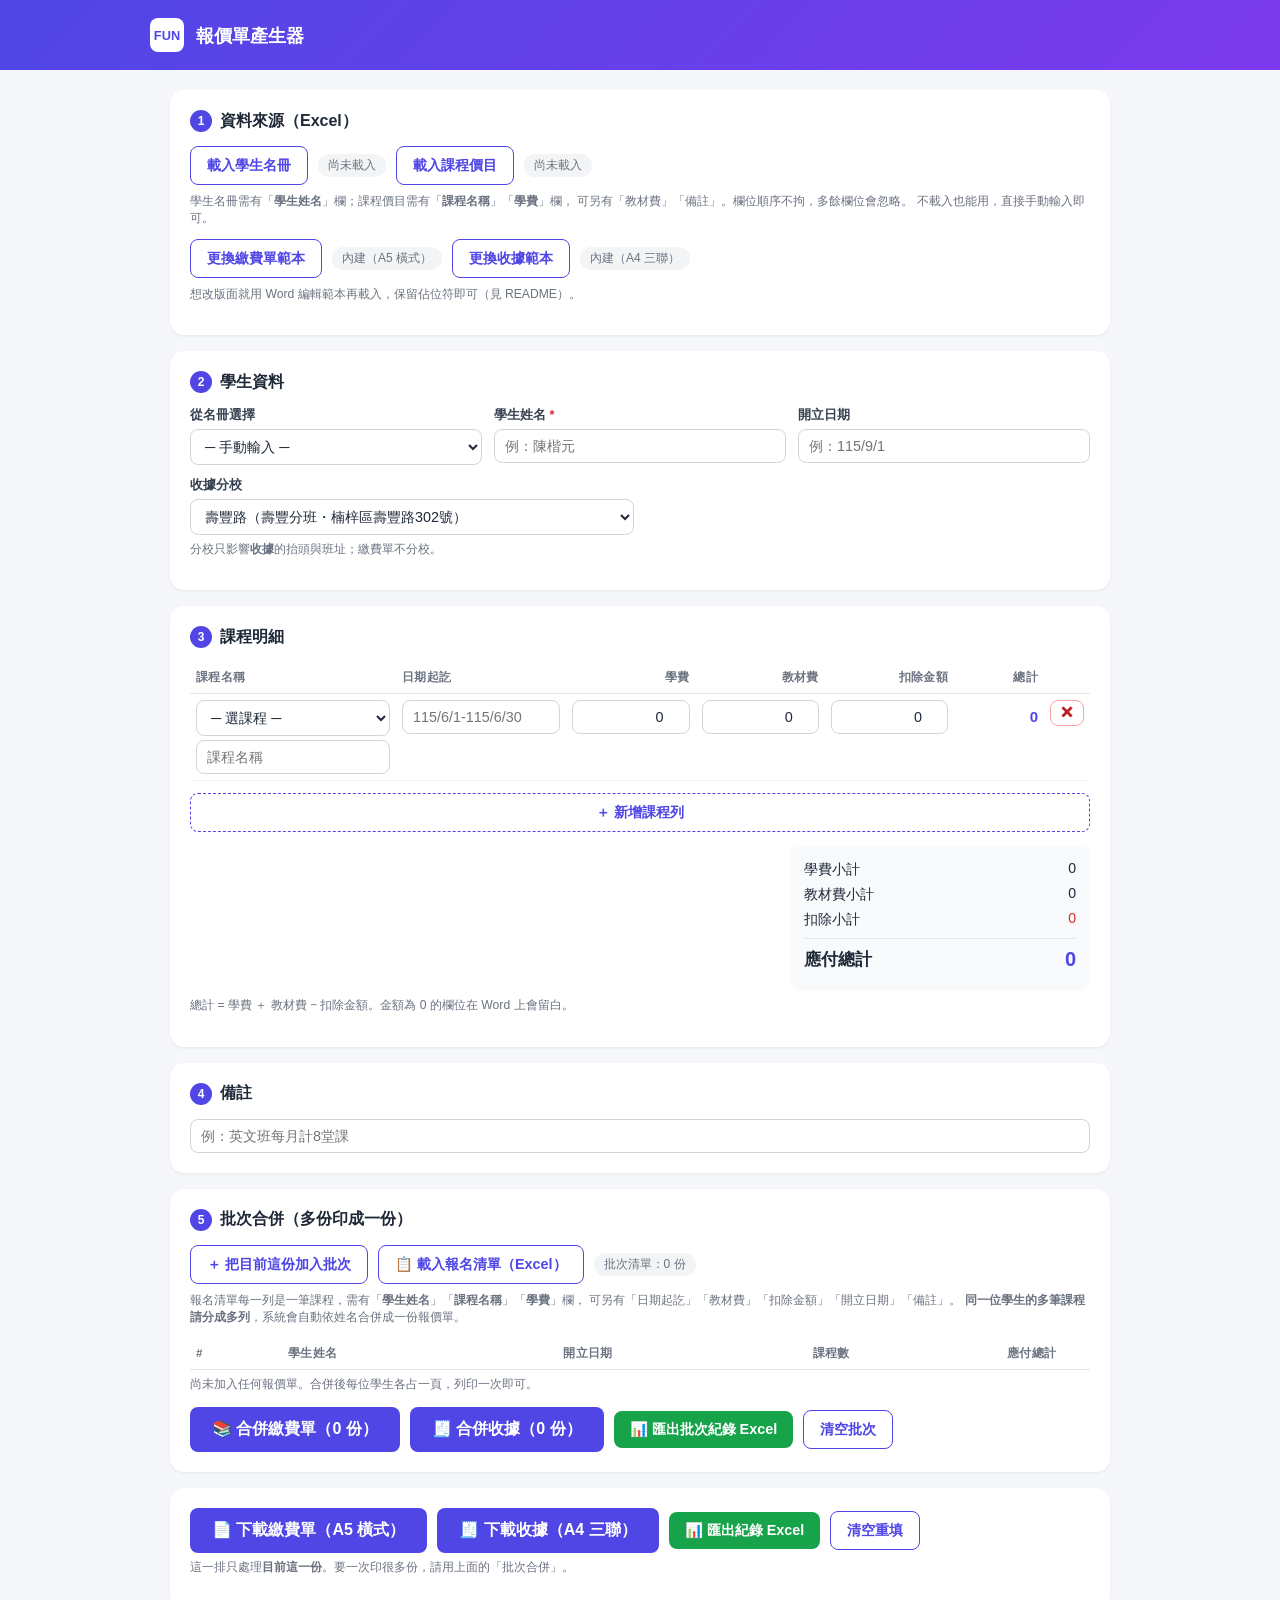
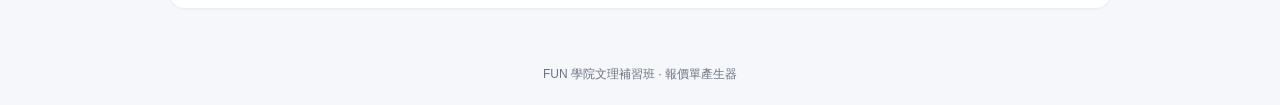
<file: 報價單_HTML/報價單.html>
<!DOCTYPE html>
<html lang="zh-TW">
<head>
<meta charset="UTF-8">
<meta name="viewport" content="width=device-width, initial-scale=1.0">
<!--
  安全政策：
    connect-src 'none'  → 頁面完全無法對外連線，你的學生資料不可能被送出
    object-src / frame-src / form-action 'none' → 阻斷嵌入與表單外送
    無 eval、無外部 CDN、無伺服器
-->
<meta http-equiv="Content-Security-Policy"
      content="default-src 'none'; script-src 'self' 'unsafe-inline'; style-src 'unsafe-inline'; img-src data:; connect-src 'none'; object-src 'none'; frame-src 'none'; base-uri 'none'; form-action 'none'">
<title>報價單產生器 ─ FUN 學院文理補習班</title>
<style>
  :root{ --ink:#1f2937; --muted:#6b7280; --line:#e5e7eb; --brand:#4f46e5; --bg:#f6f7fb; }
  *{ box-sizing:border-box; }
  body{ margin:0; background:var(--bg); color:var(--ink);
        font-family:"Noto Sans TC","Microsoft JhengHei","PingFang TC",sans-serif; font-size:15px; }
  header{ background:linear-gradient(135deg,#4f46e5,#7c3aed); color:#fff; padding:18px 20px; }
  header .wrap{ max-width:980px; margin:0 auto; display:flex; align-items:center; gap:12px; flex-wrap:wrap; }
  .logo{ width:34px; height:34px; border-radius:8px; background:#fff; color:var(--brand);
         font-weight:900; font-size:.8rem; display:flex; align-items:center; justify-content:center; }
  h1{ font-size:1.15rem; margin:0; font-weight:800; }
  .tagline{ margin-left:auto; font-size:.78rem; opacity:.85; }
  main{ max-width:980px; margin:0 auto; padding:20px; }
  .card{ background:#fff; border-radius:14px; padding:20px; margin-bottom:16px;
         box-shadow:0 1px 3px rgba(0,0,0,.07); }
  .card h2{ font-size:1rem; margin:0 0 14px; font-weight:800; display:flex; align-items:center; gap:8px; }
  .step{ background:var(--brand); color:#fff; width:22px; height:22px; border-radius:50%;
         font-size:.75rem; display:inline-flex; align-items:center; justify-content:center; }
  label{ display:block; font-size:.8rem; font-weight:700; margin-bottom:5px; color:#374151; }
  input,select,textarea,button{ font-family:inherit; font-size:.9rem; }
  input,select,textarea{ width:100%; padding:8px 10px; border:1px solid #d1d5db;
         border-radius:8px; background:#fff; color:var(--ink); }
  input:focus,select:focus,textarea:focus{ outline:2px solid #c7d2fe; border-color:var(--brand); }
  .grid{ display:grid; gap:12px; }
  .g3{ grid-template-columns:repeat(3,1fr); }
  .g2{ grid-template-columns:repeat(2,1fr); }
  @media(max-width:720px){ .g3,.g2{ grid-template-columns:1fr; } }
  button{ cursor:pointer; border:0; border-radius:8px; padding:9px 16px; font-weight:700; }
  .btn{ background:var(--brand); color:#fff; }
  .btn:hover{ filter:brightness(1.08); }
  .btn-o{ background:#fff; color:var(--brand); border:1px solid var(--brand); }
  .btn-g{ background:#16a34a; color:#fff; }
  .btn-x{ background:#fff; color:#b91c1c; border:1px solid #fca5a5; padding:4px 9px; }
  .btn-lg{ padding:12px 22px; font-size:1rem; }
  .file-row{ display:flex; gap:10px; align-items:center; flex-wrap:wrap; margin-bottom:8px; }
  .pill{ font-size:.75rem; padding:3px 10px; border-radius:99px; background:#f3f4f6; color:var(--muted); }
  /* 綠色小標籤：依需求隱藏，載入成功後維持灰色。想恢復就把下一行取消註解 */
  /* .pill.ok{ background:#dcfce7; color:#166534; } */
  table{ width:100%; border-collapse:collapse; }
  th{ font-size:.72rem; text-transform:uppercase; letter-spacing:.03em; color:var(--muted);
      text-align:left; padding:8px 6px; border-bottom:1px solid var(--line); font-weight:700; }
  td{ padding:6px; border-bottom:1px solid #f3f4f6; vertical-align:top; }
  td.num,th.num{ text-align:right; }
  .wrap-x{ overflow-x:auto; }
  .totals{ margin-top:14px; margin-left:auto; width:min(300px,100%); background:#f8fafc;
           border-radius:10px; padding:14px; }
  .totals div{ display:flex; justify-content:space-between; margin-bottom:6px; font-size:.88rem; }
  .totals .final{ border-top:1px solid var(--line); padding-top:9px; margin-top:9px;
                  font-weight:900; font-size:1.05rem; }
  .final b{ color:var(--brand); font-size:1.25rem; }
  .msg{ padding:10px 14px; border-radius:8px; margin-bottom:12px; font-size:.85rem; display:none; }
  .msg.err{ display:block; background:#fee2e2; color:#991b1b; }
  /* 綠色成功提示條：依需求隱藏（錯誤訊息仍會顯示）。想恢復就把下一行取消註解 */
  /* .msg.ok{ display:block; background:#dcfce7; color:#166534; } */
  .hint{ font-size:.76rem; color:var(--muted); margin-top:6px; }
  .actions{ display:flex; gap:10px; flex-wrap:wrap; align-items:center; }
  footer{ text-align:center; color:var(--muted); font-size:.75rem; padding:22px; }
  /* 綠框資安說明：依需求隱藏（HTML 區塊也一併註解）。想恢復就把下面兩行取消註解 */
  /* .safe{ background:#f0fdf4; border:1px solid #bbf7d0; border-radius:10px; padding:10px 14px;
         font-size:.76rem; color:#166534; margin-top:10px; } */
</style>
</head>
<body>

<header>
  <div class="wrap">
    <div class="logo">FUN</div>
    <h1>報價單產生器</h1>
  </div>
</header>

<main>
  <div id="msg" class="msg"></div>

  <!-- 1. 資料來源 -->
  <div class="card">
    <h2><span class="step">1</span>資料來源（Excel）</h2>
    <div class="file-row">
      <button class="btn-o" id="btn-students">載入學生名冊</button>
      <span class="pill" id="pill-students">尚未載入</span>
      <button class="btn-o" id="btn-courses">載入課程價目</button>
      <span class="pill" id="pill-courses">尚未載入</span>
    </div>
    <p class="hint">
      學生名冊需有「<b>學生姓名</b>」欄；課程價目需有「<b>課程名稱</b>」「<b>學費</b>」欄，
      可另有「教材費」「備註」。欄位順序不拘，多餘欄位會忽略。
      不載入也能用，直接手動輸入即可。
    </p>
    <div class="file-row" style="margin-top:12px">
      <button class="btn-o" id="btn-tpl-payment">更換繳費單範本</button>
      <span class="pill" id="pill-tpl-payment">內建（A5 橫式）</span>
      <button class="btn-o" id="btn-tpl-receipt">更換收據範本</button>
      <span class="pill" id="pill-tpl-receipt">內建（A4 三聯）</span>
    </div>
    <p class="hint">想改版面就用 Word 編輯範本再載入，保留佔位符即可（見 README）。</p>
    <!-- 綠框資安說明：依需求隱藏。想恢復就取消這段註解（CSS 的 .safe 規則也要一併取消）
    <div class="safe">
      🔒 這個頁面沒有伺服器，也無法對外連線（CSP connect-src 'none'）。
      Excel 只在你的瀏覽器內解析，資料不會離開這台電腦。
    </div>
    -->

  </div>

  <!-- 2. 學生 -->
  <div class="card">
    <h2><span class="step">2</span>學生資料</h2>
    <div class="grid g3">
      <div>
        <label for="sel-student">從名冊選擇</label>
        <select id="sel-student"><option value="">─ 手動輸入 ─</option></select>
      </div>
      <div>
        <label for="student-name">學生姓名 <span style="color:#dc2626">*</span></label>
        <input id="student-name" type="text" placeholder="例：陳楷元" autocomplete="off">
      </div>
      <div>
        <label for="issue-date">開立日期</label>
        <input id="issue-date" type="text" placeholder="例：115/9/1" autocomplete="off">
      </div>
    </div>
    <div class="grid g2" style="margin-top:12px">
      <div>
        <label for="sel-branch">收據分校</label>
        <select id="sel-branch">
          <option value="壽豐路">壽豐路（壽豐分班・楠梓區壽豐路302號）</option>
          <option value="翠屏路">翠屏路（楠梓區翠屏路59號）</option>
        </select>
      </div>
    </div>
    <p class="hint">分校只影響<b>收據</b>的抬頭與班址；繳費單不分校。</p>
  </div>

  <!-- 3. 課程 -->
  <div class="card">
    <h2><span class="step">3</span>課程明細</h2>
    <div class="wrap-x">
      <table>
        <thead>
          <tr>
            <th style="min-width:150px">課程名稱</th>
            <th style="min-width:150px">日期起訖</th>
            <th class="num" style="min-width:90px">學費</th>
            <th class="num" style="min-width:90px">教材費</th>
            <th class="num" style="min-width:90px">扣除金額</th>
            <th class="num" style="min-width:90px">總計</th>
            <th></th>
          </tr>
        </thead>
        <tbody id="rows"></tbody>
      </table>
    </div>
    <button class="btn-o" id="btn-addrow" style="width:100%;margin-top:12px;border-style:dashed">
      ＋ 新增課程列
    </button>
    <div class="totals">
      <div><span>學費小計</span><span id="t-tuition">0</span></div>
      <div><span>教材費小計</span><span id="t-material">0</span></div>
      <div><span>扣除小計</span><span id="t-deduct" style="color:#dc2626">0</span></div>
      <div class="final"><span>應付總計</span><b id="t-total">0</b></div>
    </div>
    <p class="hint">總計 = 學費 ＋ 教材費 − 扣除金額。金額為 0 的欄位在 Word 上會留白。</p>
  </div>

  <!-- 4. 備註 -->
  <div class="card">
    <h2><span class="step">4</span>備註</h2>
    <input id="note" type="text" placeholder="例：英文班每月計8堂課" autocomplete="off">
  </div>

  <!-- 5. 批次 -->
  <div class="card">
    <h2><span class="step">5</span>批次合併（多份印成一份）</h2>
    <div class="file-row">
      <button class="btn-o" id="btn-batch-add">＋ 把目前這份加入批次</button>
      <button class="btn-o" id="btn-batch-excel">📋 載入報名清單（Excel）</button>
      <span class="pill" id="pill-batch">批次清單：0 份</span>
    </div>
    <p class="hint">
      報名清單每一列是一筆課程，需有「<b>學生姓名</b>」「<b>課程名稱</b>」「<b>學費</b>」欄，
      可另有「日期起訖」「教材費」「扣除金額」「開立日期」「備註」。
      <b>同一位學生的多筆課程請分成多列</b>，系統會自動依姓名合併成一份報價單。
    </p>
    <div class="wrap-x">
      <table>
        <thead>
          <tr>
            <th style="min-width:40px">#</th>
            <th style="min-width:120px">學生姓名</th>
            <th style="min-width:70px">開立日期</th>
            <th class="num" style="min-width:60px">課程數</th>
            <th class="num" style="min-width:90px">應付總計</th>
            <th></th>
          </tr>
        </thead>
        <tbody id="batch-rows"></tbody>
      </table>
    </div>
    <p class="hint" id="batch-empty">尚未加入任何報價單。合併後每位學生各占一頁，列印一次即可。</p>
    <div class="actions" style="margin-top:14px">
      <button class="btn btn-lg" id="btn-batch-word">📚 合併繳費單（0 份）</button>
      <button class="btn btn-lg" id="btn-batch-receipt">🧾 合併收據（0 份）</button>
      <button class="btn-g" id="btn-batch-record">📊 匯出批次紀錄 Excel</button>
      <button class="btn-o" id="btn-batch-clear">清空批次</button>
    </div>
  </div>

  <!-- 動作 -->
  <div class="card">
    <div class="actions">
      <button class="btn btn-lg" id="btn-word">📄 下載繳費單（A5 橫式）</button>
      <button class="btn btn-lg" id="btn-receipt">🧾 下載收據（A4 三聯）</button>
      <button class="btn-g" id="btn-record">📊 匯出紀錄 Excel</button>
      <button class="btn-o" id="btn-clear">清空重填</button>
    </div>
    <p class="hint">
      這一排只處理<b>目前這一份</b>。要一次印很多份，請用上面的「批次合併」。
    </p>
  </div>
</main>

<footer>FUN 學院文理補習班 · 報價單產生器</footer>

<script src="lib/pizzip.min.js"></script>
<script src="lib/docxtemplater.min.js"></script>
<script src="lib/FileSaver.min.js"></script>
<script src="lib/xlsx-lite.js"></script>
<script src="lib/templates.js"></script>
<script src="app.js"></script>
</body>
</html>
</file>
<file: css/style.css>
/* ── Bootstrap variable overrides ── */
:root {
  --bs-primary: #6366f1;
  --bs-primary-rgb: 99, 102, 241;
  --bs-font-sans-serif: 'Noto Sans TC', 'Microsoft JhengHei', 'PingFang TC', system-ui, sans-serif;

  /* FUN 品牌色：靛紫為主調，佐以明亮的活潑色 */
  --fun-coral: #ff6b6b;
  --fun-amber: #ffb703;
  --fun-teal:  #06d6a0;
  --fun-sky:   #4cc9f0;
}

body { font-family: var(--bs-font-sans-serif); }

/* ── Primary color overrides ── */
.btn-primary {
  --bs-btn-bg: #6366f1;
  --bs-btn-border-color: #6366f1;
  --bs-btn-hover-bg: #4f46e5;
  --bs-btn-hover-border-color: #4f46e5;
  --bs-btn-active-bg: #4338ca;
  --bs-btn-active-border-color: #4338ca;
}
.btn-outline-primary {
  --bs-btn-color: #6366f1;
  --bs-btn-border-color: #6366f1;
  --bs-btn-hover-bg: #6366f1;
  --bs-btn-hover-border-color: #6366f1;
}
/* 註：.bg-primary / .text-primary / .border-primary 不需要在這裡覆寫。
   Bootstrap 原生規則已用 rgba(var(--bs-primary-rgb), …) 上色，
   上方 :root 設定的 --bs-primary-rgb 會自動生效。
   若在此寫死色碼並加 !important，反而會蓋掉 bg-opacity-* 等工具類別，
   使 .bg-primary.bg-opacity-10 變成實心底色、同色文字消失。 */

/* ── Hero ── */
.hero-bg {
  background: linear-gradient(135deg, #0f0c29 0%, #302b63 50%, #24243e 100%);
}
.blob {
  position: absolute;
  border-radius: 50%;
  filter: blur(80px);
  animation: blobDrift 12s ease-in-out infinite;
  pointer-events: none;
}
.blob-1 { width:520px;height:520px;background:rgba(99,102,241,.3);top:-120px;left:-100px; }
.blob-2 { width:400px;height:400px;background:rgba(139,92,246,.25);bottom:-80px;right:-80px;animation-delay:6s; }
@keyframes blobDrift {
  0%,100% { transform:translate(0,0); }
  50%      { transform:translate(28px,-22px); }
}

/* ── Gradient text ── */
.gradient-text {
  background: linear-gradient(90deg, #a78bfa, #c084fc, #fb923c);
  -webkit-background-clip: text;
  -webkit-text-fill-color: transparent;
  background-clip: text;
}

/* ── Glass card ── */
.glass-card {
  background: rgba(255,255,255,.1);
  backdrop-filter: blur(12px);
  border: 1px solid rgba(255,255,255,.18) !important;
}

/* ── Feature card lift ── */
.feature-card { transition: transform .3s ease, box-shadow .3s ease; }
.feature-card:hover { transform: translateY(-8px); box-shadow: 0 24px 48px rgba(0,0,0,.12) !important; }
.feature-card .icon-wrap {
  width:72px; height:72px; border-radius:20px;
  display:flex; align-items:center; justify-content:center;
  font-size:2rem; transition: transform .3s ease;
}
.feature-card:hover .icon-wrap { transform:scale(1.12) rotate(-5deg); }

/* ── Course card ── */
.course-card { border-radius:1.5rem !important; transition:transform .3s ease, box-shadow .3s ease; }
.course-card:hover { transform:translateY(-6px); box-shadow:0 20px 40px rgba(0,0,0,.12) !important; }
.course-card .course-bar { height:5px; }

/* ── Testimonial ── */
.testimonial-card .quote-icon {
  font-size:4rem; line-height:1; color:#e0e7ff; position:absolute; top:.8rem; right:1.2rem;
}

/* ── Section divider ── */
.wave-bottom { position:absolute;bottom:0;left:0;width:100%;overflow:hidden;line-height:0; }
.wave-bottom svg { width:100%;height:60px; }

/* ── Pricing table ── */
.pricing-thead th { font-weight:700; }

/* ── Announcement card ── */
.news-card { border-left:5px solid !important; }

/* ── Promo card gradient ── */
.promo-card { border:none; border-radius:1.5rem !important; color:white; overflow:hidden; transition:transform .3s ease; }
.promo-card:hover { transform:translateY(-5px); }

/* ── Download material ── */
.dl-card { border-radius:1.25rem !important; transition:transform .3s ease, box-shadow .3s ease; cursor:pointer; }
.dl-card:hover { transform:translateY(-4px); box-shadow:0 12px 30px rgba(0,0,0,.1) !important; }

/* ── Quote form ── */
.course-row { border-bottom:1px solid #f1f5f9; }
.step-badge { width:36px;height:36px;border-radius:12px;display:flex;align-items:center;justify-content:center;font-weight:900;font-size:.9rem;flex-shrink:0;background:linear-gradient(135deg,#6366f1,#8b5cf6);color:white; }

/* ══════════════════════════════════════════
   FUN 品牌元素
   ══════════════════════════════════════════ */

/* FUN logo：滑過時俏皮地歪一下 */
.fun-logo {
  background: linear-gradient(135deg, #6366f1, #8b5cf6) !important;
  letter-spacing: .02em;
  transition: transform .28s cubic-bezier(.34, 1.56, .64, 1);
}
.navbar-brand:hover .fun-logo { transform: rotate(-8deg) scale(1.1); }

/* 手寫感的螢光筆底線，用來強調關鍵字 */
.fun-mark {
  background: linear-gradient(transparent 58%, rgba(255, 183, 3, .45) 58%);
  padding: 0 .12em;
}

/* 三個字母：F / U / N 的品牌卡 */
.fun-letter {
  width: 68px; height: 68px; border-radius: 22px;
  display: flex; align-items: center; justify-content: center;
  font-size: 2rem; font-weight: 900; color: #fff; flex-shrink: 0;
  box-shadow: 0 10px 24px rgba(0, 0, 0, .12);
  transition: transform .3s cubic-bezier(.34, 1.56, .64, 1);
}
.fun-card:hover .fun-letter { transform: rotate(-8deg) scale(1.08); }
.fun-letter-f { background: linear-gradient(135deg, #ff6b6b, #ff9f68); }
.fun-letter-u { background: linear-gradient(135deg, #4cc9f0, #4361ee); }
.fun-letter-n { background: linear-gradient(135deg, #06d6a0, #12b886); }

.fun-card {
  border-radius: 1.5rem !important;
  transition: transform .3s ease, box-shadow .3s ease;
}
.fun-card:hover {
  transform: translateY(-8px) rotate(-.6deg);
  box-shadow: 0 24px 48px rgba(0, 0, 0, .12) !important;
}

/* Hero 裡漂浮的小裝飾（純視覺，不擋點擊） */
.fun-float {
  position: absolute;
  pointer-events: none;
  user-select: none;
  animation: funFloat 7s ease-in-out infinite;
}
@keyframes funFloat {
  0%, 100% { transform: translateY(0) rotate(0deg); }
  50%      { transform: translateY(-16px) rotate(8deg); }
}

/* 尊重使用者的「減少動態效果」系統設定 */
@media (prefers-reduced-motion: reduce) {
  .blob, .fun-float { animation: none; }
  .fun-logo, .fun-letter, .fun-card, .feature-card, .course-card { transition: none; }
}

/* ── Print ── */
@media print {
  .no-print { display:none !important; }
  body { background:white; }
  #quoteModal .modal-dialog { max-width:none!important; }
}
</file>
